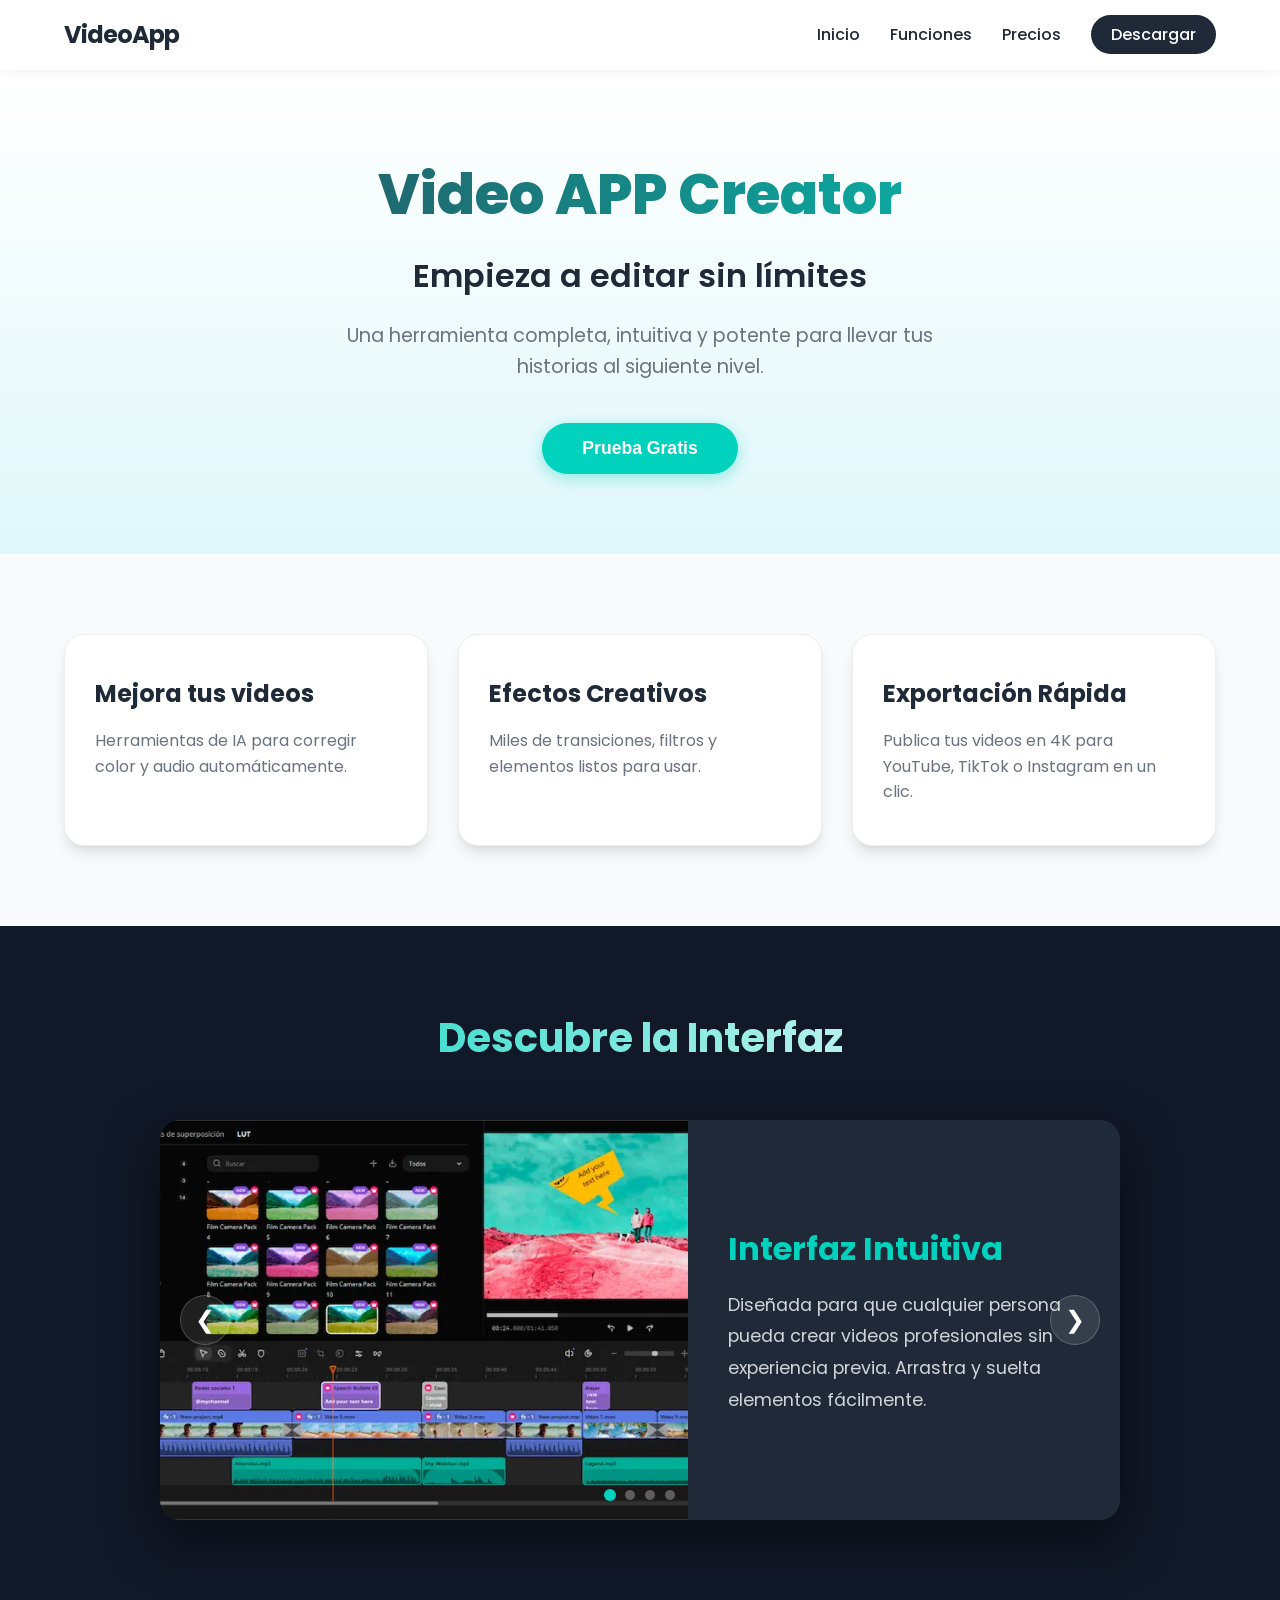
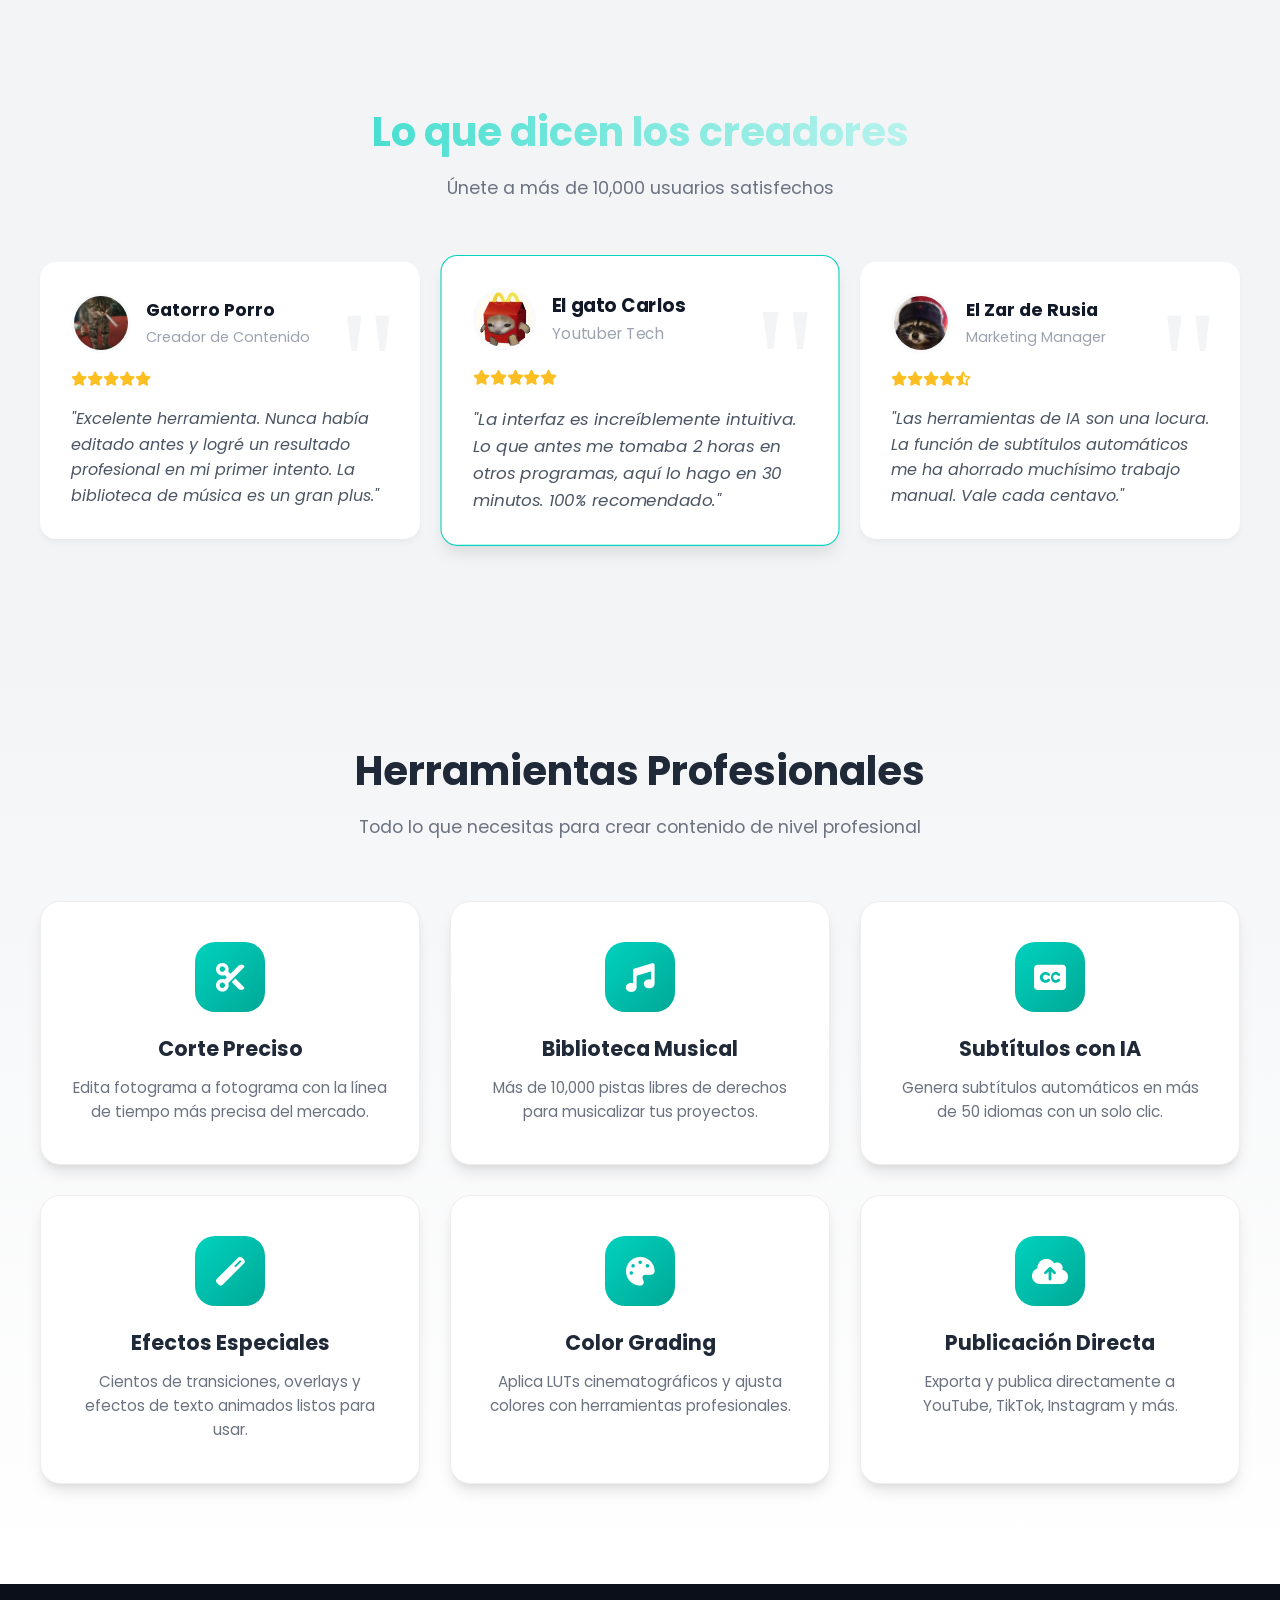
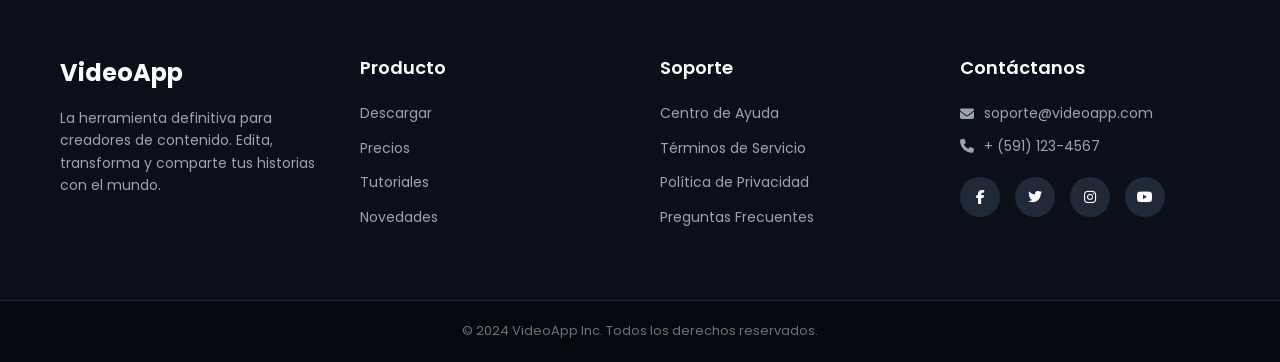
<file: index.html>
<!doctype html>
<html lang="es">

<head>
  <meta charset="UTF-8" />
  <meta name="viewport" content="width=device-width, initial-scale=1.0" />
  <title>Video App - Edición Profesional</title>
  <link rel="stylesheet" href="styles.css" />
  <link href="https://fonts.googleapis.com/css2?family=Poppins:wght@300;400;600;700&display=swap" rel="stylesheet" />
  <link rel="stylesheet" href="https://cdnjs.cloudflare.com/ajax/libs/font-awesome/6.4.0/css/all.min.css" />
</head>

<body>

  <!-- SECCION DE NAVBAR -->
  <nav class="nav-bar">
    <div class="logo">VideoApp</div>
    <ul class="nav-list">
      <li class="nav-item"><a href="index.html">Inicio</a></li>
      <li class="nav-item"><a href="functions.html">Funciones</a></li>
      <li class="nav-item"><a href="prices.html">Precios</a></li>
      <li class="nav-item"><a href="download.html" class="btn-nav">Descargar</a></li>
    </ul>
  </nav>

  <section class="hero-section">
    <div class="hero-content">
      <h1 class="titulo-principal">Video APP Creator</h1>
      <h2 class="subtitulo">Empieza a editar sin límites</h2>
      <p class="descripcion">
        Una herramienta completa, intuitiva y potente para llevar tus
        historias al siguiente nivel.
      </p>
      <button class="btn-primary" id="prueba-gratis">Prueba Gratis</button>
    </div>
  </section>


  <section class="features-section">
    <div class="cards-container">
      <div class="card">
        <h3>Mejora tus videos</h3>
        <p>Herramientas de IA para corregir color y audio automáticamente.</p>
      </div>
      <div class="card">
        <h3>Efectos Creativos</h3>
        <p>Miles de transiciones, filtros y elementos listos para usar.</p>
      </div>
      <div class="card">
        <h3>Exportación Rápida</h3>
        <p>
          Publica tus videos en 4K para YouTube, TikTok o Instagram en un
          clic.
        </p>
      </div>
    </div>
  </section>

  <!-- SECCION DESCUBRE LA INTERAZ -->
  <section class="carousel-section">
    <div class="carousel-container">
      <h2 class="section-title">Descubre la Interfaz</h2>

      <div class="carousel-window">
        <div class="carousel-track" id="track">
          <div class="carousel-card">
            <div class="card-image">
              <img src="img/int-img1.webp" alt="Interfaz" />
            </div>
            <div class="card-text">
              <h3>Interfaz Intuitiva</h3>
              <p>
                Diseñada para que cualquier persona pueda crear videos
                profesionales sin experiencia previa. Arrastra y suelta
                elementos fácilmente.
              </p>
            </div>
          </div>

          <div class="carousel-card">
            <div class="card-image">
              <img src="img/int-img2.jpg" alt="Filtros" />
            </div>
            <div class="card-text">
              <h3>Filtros Avanzados</h3>
              <p>
                Aplica filtros de cine, corrección de color y efectos visuales
                impactantes para mejorar el aspecto visual de tus videos al
                instante.
              </p>
            </div>
          </div>

          <div class="carousel-card">
            <div class="card-image">
              <img src="img/int-img3.jpg" alt="Exportación" />
            </div>
            <div class="card-text">
              <h3>Exportación Rápida</h3>
              <p>
                Renderiza a máxima velocidad. Publica tus videos en 4K
                optimizados para YouTube, TikTok o Instagram en un solo clic.
              </p>
            </div>
          </div>

          <div class="carousel-card">
            <div class="card-image">
              <img src="img/int-img4.webp" alt="IA" />
            </div>
            <div class="card-text">
              <h3>Herramientas de IA</h3>
              <p>
                Ahorra horas de trabajo. Corrige automáticamente el audio,
                elimina fondos y genera subtítulos con tecnología de
                inteligencia artificial.
              </p>
            </div>
          </div>
        </div>

        <button class="carousel-btn btn-prev" id="prevBtn">&#10094;</button>
        <button class="carousel-btn btn-next" id="nextBtn">&#10095;</button>

        <div class="carousel-dots" id="dots-container"></div>
      </div>
    </div>
  </section>

  <!-- SECCION DE OPINIONES  -->
  <section class="opinions-section">
    <div class="opinions-container">
      <div class="section-header">
        <h2 class="section-title">Lo que dicen los creadores</h2>
        <p class="section-subtitle">
          Únete a más de 10,000 usuarios satisfechos
        </p>
      </div>

      <div class="opinions-grid">
        <div class="opinion-card">
          <div class="card-header">
            <img src="img/usr-img1.jpg" alt="Ana M." class="user-avatar" />
            <div class="user-info">
              <h4>Gatorro Porro</h4>
              <span>Creador de Contenido</span>
            </div>
          </div>
          <div class="stars">
            <i class="fas fa-star"></i><i class="fas fa-star"></i><i class="fas fa-star"></i><i
              class="fas fa-star"></i><i class="fas fa-star"></i>
          </div>
          <p class="opinion-text">
            "Excelente herramienta. Nunca había editado antes y logré un
            resultado profesional en mi primer intento. La biblioteca de
            música es un gran plus."
          </p>
        </div>

        <div class="opinion-card featured-card">
          <div class="card-header">
            <img src="img/usr-img2.jpg" alt="Carlos R." class="user-avatar" />
            <div class="user-info">
              <h4>El gato Carlos</h4>
              <span>Youtuber Tech</span>
            </div>
          </div>
          <div class="stars">
            <i class="fas fa-star"></i><i class="fas fa-star"></i><i class="fas fa-star"></i><i
              class="fas fa-star"></i><i class="fas fa-star"></i>
          </div>
          <p class="opinion-text">
            "La interfaz es increíblemente intuitiva. Lo que antes me tomaba 2
            horas en otros programas, aquí lo hago en 30 minutos. 100%
            recomendado."
          </p>
        </div>

        <div class="opinion-card">
          <div class="card-header">
            <img src="img/usr-img3.jpg" alt="María L." class="user-avatar" />
            <div class="user-info">
              <h4>El Zar de Rusia</h4>
              <span>Marketing Manager</span>
            </div>
          </div>
          <div class="stars">
            <i class="fas fa-star"></i><i class="fas fa-star"></i><i class="fas fa-star"></i><i
              class="fas fa-star"></i><i class="fas fa-star-half-alt"></i>
          </div>
          <p class="opinion-text">
            "Las herramientas de IA son una locura. La función de subtítulos
            automáticos me ha ahorrado muchísimo trabajo manual. Vale cada
            centavo."
          </p>
        </div>
      </div>
    </div>
  </section>

  <section class="tools-section">
    <div class="tools-container">
      <h2 class="tools-title">Herramientas Profesionales</h2>
      <p class="tools-subtitle">Todo lo que necesitas para crear contenido de nivel profesional</p>
      <div class="tools-grid">
        <div class="tool-card">
          <div class="tool-icon"><i class="fas fa-cut"></i></div>
          <h3>Corte Preciso</h3>
          <p>Edita fotograma a fotograma con la línea de tiempo más precisa del mercado.</p>
        </div>
        <div class="tool-card">
          <div class="tool-icon"><i class="fas fa-music"></i></div>
          <h3>Biblioteca Musical</h3>
          <p>Más de 10,000 pistas libres de derechos para musicalizar tus proyectos.</p>
        </div>
        <div class="tool-card">
          <div class="tool-icon"><i class="fas fa-closed-captioning"></i></div>
          <h3>Subtítulos con IA</h3>
          <p>Genera subtítulos automáticos en más de 50 idiomas con un solo clic.</p>
        </div>
        <div class="tool-card">
          <div class="tool-icon"><i class="fas fa-magic"></i></div>
          <h3>Efectos Especiales</h3>
          <p>Cientos de transiciones, overlays y efectos de texto animados listos para usar.</p>
        </div>
        <div class="tool-card">
          <div class="tool-icon"><i class="fas fa-palette"></i></div>
          <h3>Color Grading</h3>
          <p>Aplica LUTs cinematográficos y ajusta colores con herramientas profesionales.</p>
        </div>
        <div class="tool-card">
          <div class="tool-icon"><i class="fas fa-cloud-upload-alt"></i></div>
          <h3>Publicación Directa</h3>
          <p>Exporta y publica directamente a YouTube, TikTok, Instagram y más.</p>
        </div>
      </div>
    </div>
  </section>

  <footer class="site-footer">
    <div class="footer-container">
      <div class="footer-col">
        <h3 class="footer-logo">VideoApp</h3>
        <p class="footer-text">
          La herramienta definitiva para creadores de contenido. Edita,
          transforma y comparte tus historias con el mundo.
        </p>
      </div>

      <div class="footer-col">
        <h4>Producto</h4>
        <ul class="footer-links">
          <li><a href="#">Descargar</a></li>
          <li><a href="#">Precios</a></li>
          <li><a href="#">Tutoriales</a></li>
          <li><a href="#">Novedades</a></li>
        </ul>
      </div>

      <div class="footer-col">
        <h4>Soporte</h4>
        <ul class="footer-links">
          <li><a href="#">Centro de Ayuda</a></li>
          <li><a href="#">Términos de Servicio</a></li>
          <li><a href="#">Política de Privacidad</a></li>
          <li><a href="#">Preguntas Frecuentes</a></li>
        </ul>
      </div>

      <div class="footer-col">
        <h4>Contáctanos</h4>
        <div class="contact-info">
          <p><i class="fas fa-envelope"></i> soporte@videoapp.com</p>
          <p><i class="fas fa-phone"></i> + (591) 123-4567</p>
        </div>

        <div class="social-links">
          <a href="#" class="social-icon"><i class="fab fa-facebook-f"></i></a>
          <a href="#" class="social-icon"><i class="fab fa-twitter"></i></a>
          <a href="#" class="social-icon"><i class="fab fa-instagram"></i></a>
          <a href="#" class="social-icon"><i class="fab fa-youtube"></i></a>
        </div>
      </div>
    </div>

    <div class="footer-bottom">
      <p>&copy; 2024 VideoApp Inc. Todos los derechos reservados.</p>
    </div>
  </footer>

  <script src="script.js"></script>
</body>

</html>
</file>
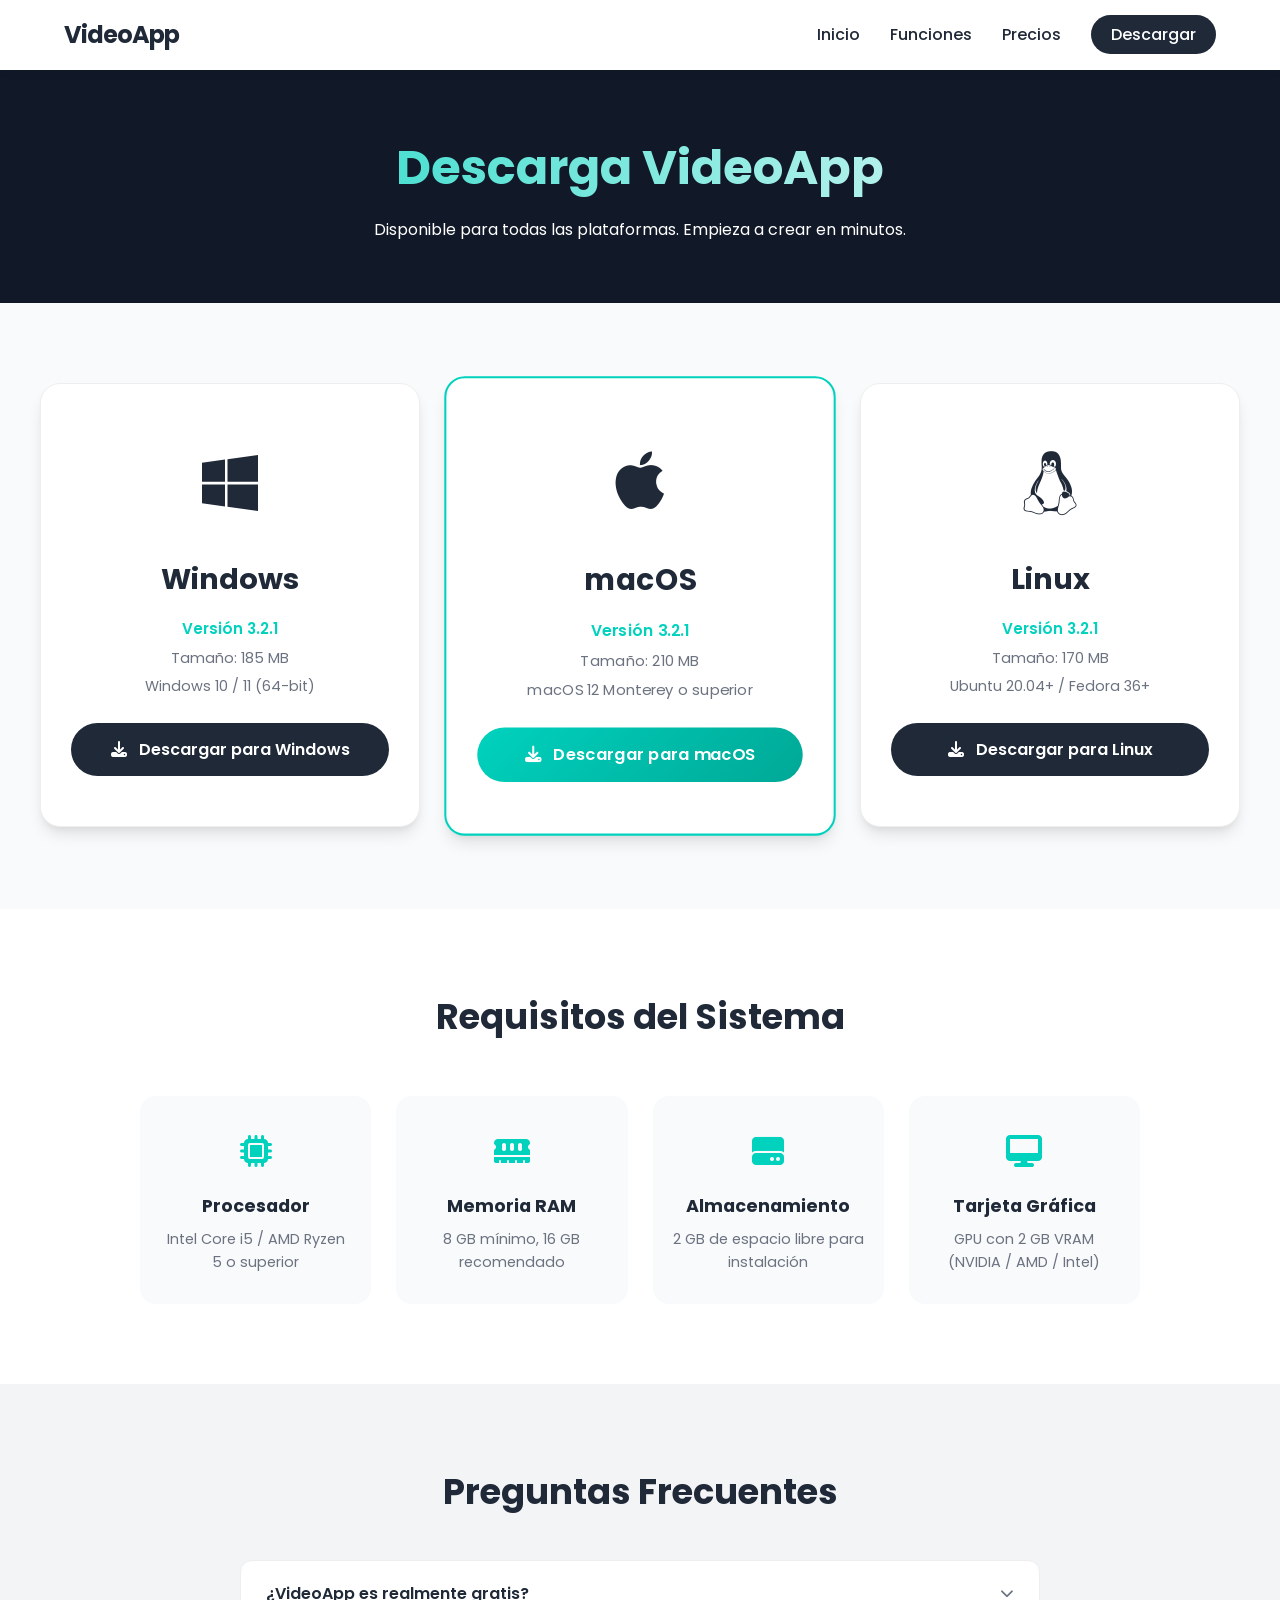
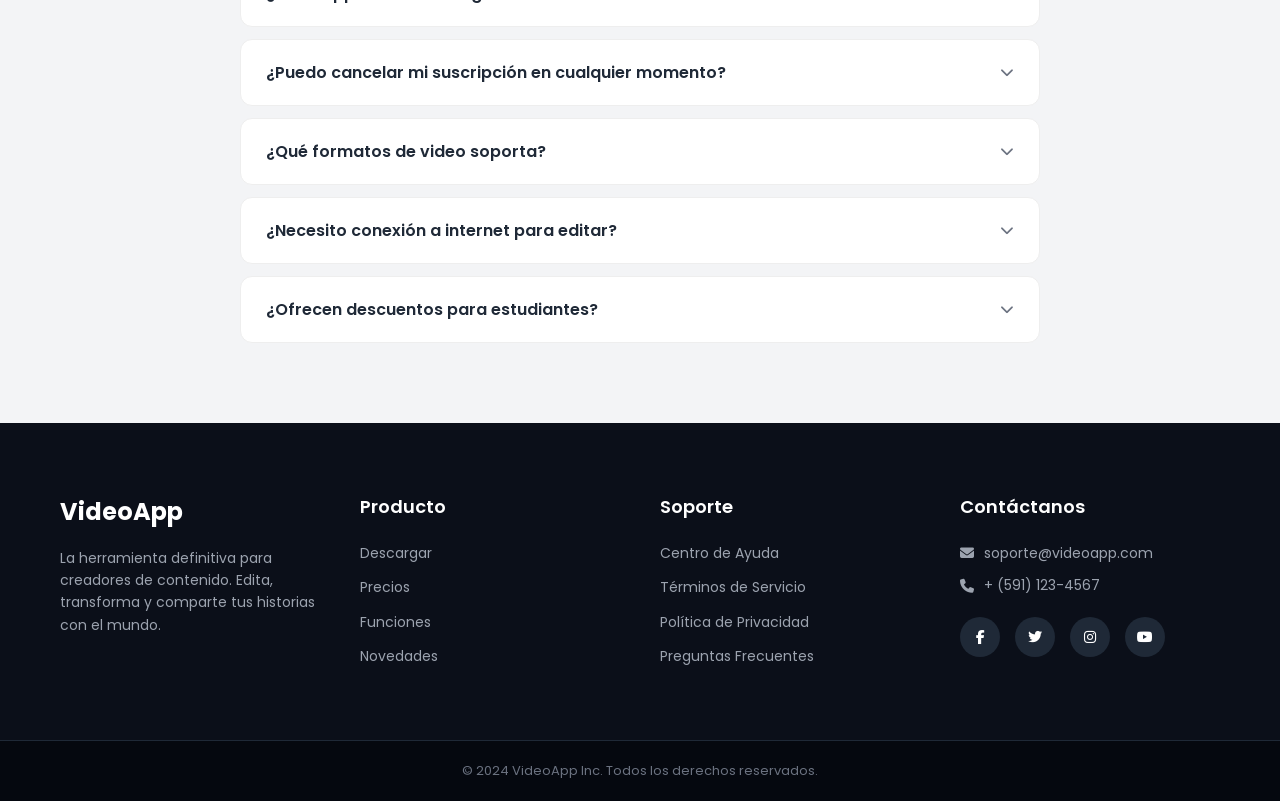
<file: download.html>
<!DOCTYPE html>
<html lang="es">

<head>
  <meta charset="UTF-8">
  <meta name="viewport" content="width=device-width, initial-scale=1.0">
  <title>VideoApp - Descargar</title>
  <link rel="stylesheet" href="styles.css" />
  <link href="https://fonts.googleapis.com/css2?family=Poppins:wght@300;400;600;700&display=swap" rel="stylesheet" />
  <link rel="stylesheet" href="https://cdnjs.cloudflare.com/ajax/libs/font-awesome/6.4.0/css/all.min.css" />
</head>

<body>
  <!-- SECCION DE NAVBAR -->
  <nav class="nav-bar">
    <div class="logo">VideoApp</div>
    <ul class="nav-list">
      <li class="nav-item"><a href="index.html">Inicio</a></li>
      <li class="nav-item"><a href="functions.html">Funciones</a></li>
      <li class="nav-item"><a href="prices.html">Precios</a></li>
      <li class="nav-item"><a href="download.html" class="btn-nav">Descargar</a></li>
    </ul>
  </nav>

  <header class="page-header">
    <h1>Descarga VideoApp</h1>
    <p>Disponible para todas las plataformas. Empieza a crear en minutos.</p>
  </header>

  <!-- SECCION DE DESCARGA -->
  <section class="download-section">
    <div class="download-container">

      <div class="download-card">
        <div class="download-icon">
          <i class="fab fa-windows"></i>
        </div>
        <h3>Windows</h3>
        <p class="download-version">Versión 3.2.1</p>
        <p class="download-size">Tamaño: 185 MB</p>
        <p class="download-compat">Windows 10 / 11 (64-bit)</p>
        <a href="#" class="btn-download">
          <i class="fas fa-download"></i> Descargar para Windows
        </a>
      </div>

      <div class="download-card download-card-featured">
        <div class="download-icon">
          <i class="fab fa-apple"></i>
        </div>
        <h3>macOS</h3>
        <p class="download-version">Versión 3.2.1</p>
        <p class="download-size">Tamaño: 210 MB</p>
        <p class="download-compat">macOS 12 Monterey o superior</p>
        <a href="#" class="btn-download btn-download-featured">
          <i class="fas fa-download"></i> Descargar para macOS
        </a>
      </div>

      <div class="download-card">
        <div class="download-icon">
          <i class="fab fa-linux"></i>
        </div>
        <h3>Linux</h3>
        <p class="download-version">Versión 3.2.1</p>
        <p class="download-size">Tamaño: 170 MB</p>
        <p class="download-compat">Ubuntu 20.04+ / Fedora 36+</p>
        <a href="#" class="btn-download">
          <i class="fas fa-download"></i> Descargar para Linux
        </a>
      </div>

    </div>
  </section>

  <!-- REQUISITOS DEL SISTEMA -->
  <section class="requirements-section">
    <div class="requirements-container">
      <h2 class="requirements-title">Requisitos del Sistema</h2>
      <div class="requirements-grid">
        <div class="requirement-card">
          <div class="requirement-icon"><i class="fas fa-microchip"></i></div>
          <h4>Procesador</h4>
          <p>Intel Core i5 / AMD Ryzen 5 o superior</p>
        </div>
        <div class="requirement-card">
          <div class="requirement-icon"><i class="fas fa-memory"></i></div>
          <h4>Memoria RAM</h4>
          <p>8 GB mínimo, 16 GB recomendado</p>
        </div>
        <div class="requirement-card">
          <div class="requirement-icon"><i class="fas fa-hdd"></i></div>
          <h4>Almacenamiento</h4>
          <p>2 GB de espacio libre para instalación</p>
        </div>
        <div class="requirement-card">
          <div class="requirement-icon"><i class="fas fa-desktop"></i></div>
          <h4>Tarjeta Gráfica</h4>
          <p>GPU con 2 GB VRAM (NVIDIA / AMD / Intel)</p>
        </div>
      </div>
    </div>
  </section>

  <!-- PREGUNTAS FRECUENTES -->
  <section class="faq-section">
    <div class="faq-container">
      <h2 class="faq-title">Preguntas Frecuentes</h2>
      <div class="faq-list">

        <div class="faq-item">
          <button class="faq-question" onclick="toggleFaq(this)">
            <span>¿VideoApp es realmente gratis?</span>
            <i class="fas fa-chevron-down faq-arrow"></i>
          </button>
          <div class="faq-answer">
            <p>Sí, puedes usar VideoApp de forma gratuita con funciones básicas. El plan gratuito incluye exportación en
              720p, filtros básicos y 5 proyectos activos. Para funciones avanzadas como IA y exportación en 4K, puedes
              actualizar al plan Pro.</p>
          </div>
        </div>

        <div class="faq-item">
          <button class="faq-question" onclick="toggleFaq(this)">
            <span>¿Puedo cancelar mi suscripción en cualquier momento?</span>
            <i class="fas fa-chevron-down faq-arrow"></i>
          </button>
          <div class="faq-answer">
            <p>Absolutamente. No hay contratos ni compromisos. Puedes cancelar tu suscripción en cualquier momento desde
              la configuración de tu cuenta y seguirás teniendo acceso hasta el final de tu período de facturación.</p>
          </div>
        </div>

        <div class="faq-item">
          <button class="faq-question" onclick="toggleFaq(this)">
            <span>¿Qué formatos de video soporta?</span>
            <i class="fas fa-chevron-down faq-arrow"></i>
          </button>
          <div class="faq-answer">
            <p>VideoApp soporta todos los formatos populares incluyendo MP4, MOV, AVI, MKV, WebM, y más. También soporta
              archivos RAW de cámaras profesionales y formatos de hasta 8K de resolución.</p>
          </div>
        </div>

        <div class="faq-item">
          <button class="faq-question" onclick="toggleFaq(this)">
            <span>¿Necesito conexión a internet para editar?</span>
            <i class="fas fa-chevron-down faq-arrow"></i>
          </button>
          <div class="faq-answer">
            <p>No, VideoApp funciona completamente offline para la edición local. Solo necesitas conexión a internet
              para las funciones de IA en la nube, el renderizado en la nube y para publicar directamente en redes
              sociales.</p>
          </div>
        </div>

        <div class="faq-item">
          <button class="faq-question" onclick="toggleFaq(this)">
            <span>¿Ofrecen descuentos para estudiantes?</span>
            <i class="fas fa-chevron-down faq-arrow"></i>
          </button>
          <div class="faq-answer">
            <p>Sí, ofrecemos un 50% de descuento para estudiantes y educadores verificados. Contacta a nuestro equipo de
              soporte con tu credencial educativa para obtener tu código de descuento.</p>
          </div>
        </div>

      </div>
    </div>
  </section>

  <!-- FOOTER -->
  <footer class="site-footer">
    <div class="footer-container">
      <div class="footer-col">
        <h3 class="footer-logo">VideoApp</h3>
        <p class="footer-text">
          La herramienta definitiva para creadores de contenido. Edita,
          transforma y comparte tus historias con el mundo.
        </p>
      </div>
      <div class="footer-col">
        <h4>Producto</h4>
        <ul class="footer-links">
          <li><a href="download.html">Descargar</a></li>
          <li><a href="prices.html">Precios</a></li>
          <li><a href="functions.html">Funciones</a></li>
          <li><a href="#">Novedades</a></li>
        </ul>
      </div>
      <div class="footer-col">
        <h4>Soporte</h4>
        <ul class="footer-links">
          <li><a href="#">Centro de Ayuda</a></li>
          <li><a href="#">Términos de Servicio</a></li>
          <li><a href="#">Política de Privacidad</a></li>
          <li><a href="#">Preguntas Frecuentes</a></li>
        </ul>
      </div>
      <div class="footer-col">
        <h4>Contáctanos</h4>
        <div class="contact-info">
          <p><i class="fas fa-envelope"></i> soporte@videoapp.com</p>
          <p><i class="fas fa-phone"></i> + (591) 123-4567</p>
        </div>
        <div class="social-links">
          <a href="#" class="social-icon"><i class="fab fa-facebook-f"></i></a>
          <a href="#" class="social-icon"><i class="fab fa-twitter"></i></a>
          <a href="#" class="social-icon"><i class="fab fa-instagram"></i></a>
          <a href="#" class="social-icon"><i class="fab fa-youtube"></i></a>
        </div>
      </div>
    </div>
    <div class="footer-bottom">
      <p>&copy; 2024 VideoApp Inc. Todos los derechos reservados.</p>
    </div>
  </footer>

  <script src="script.js"></script>
</body>

</html>
</file>
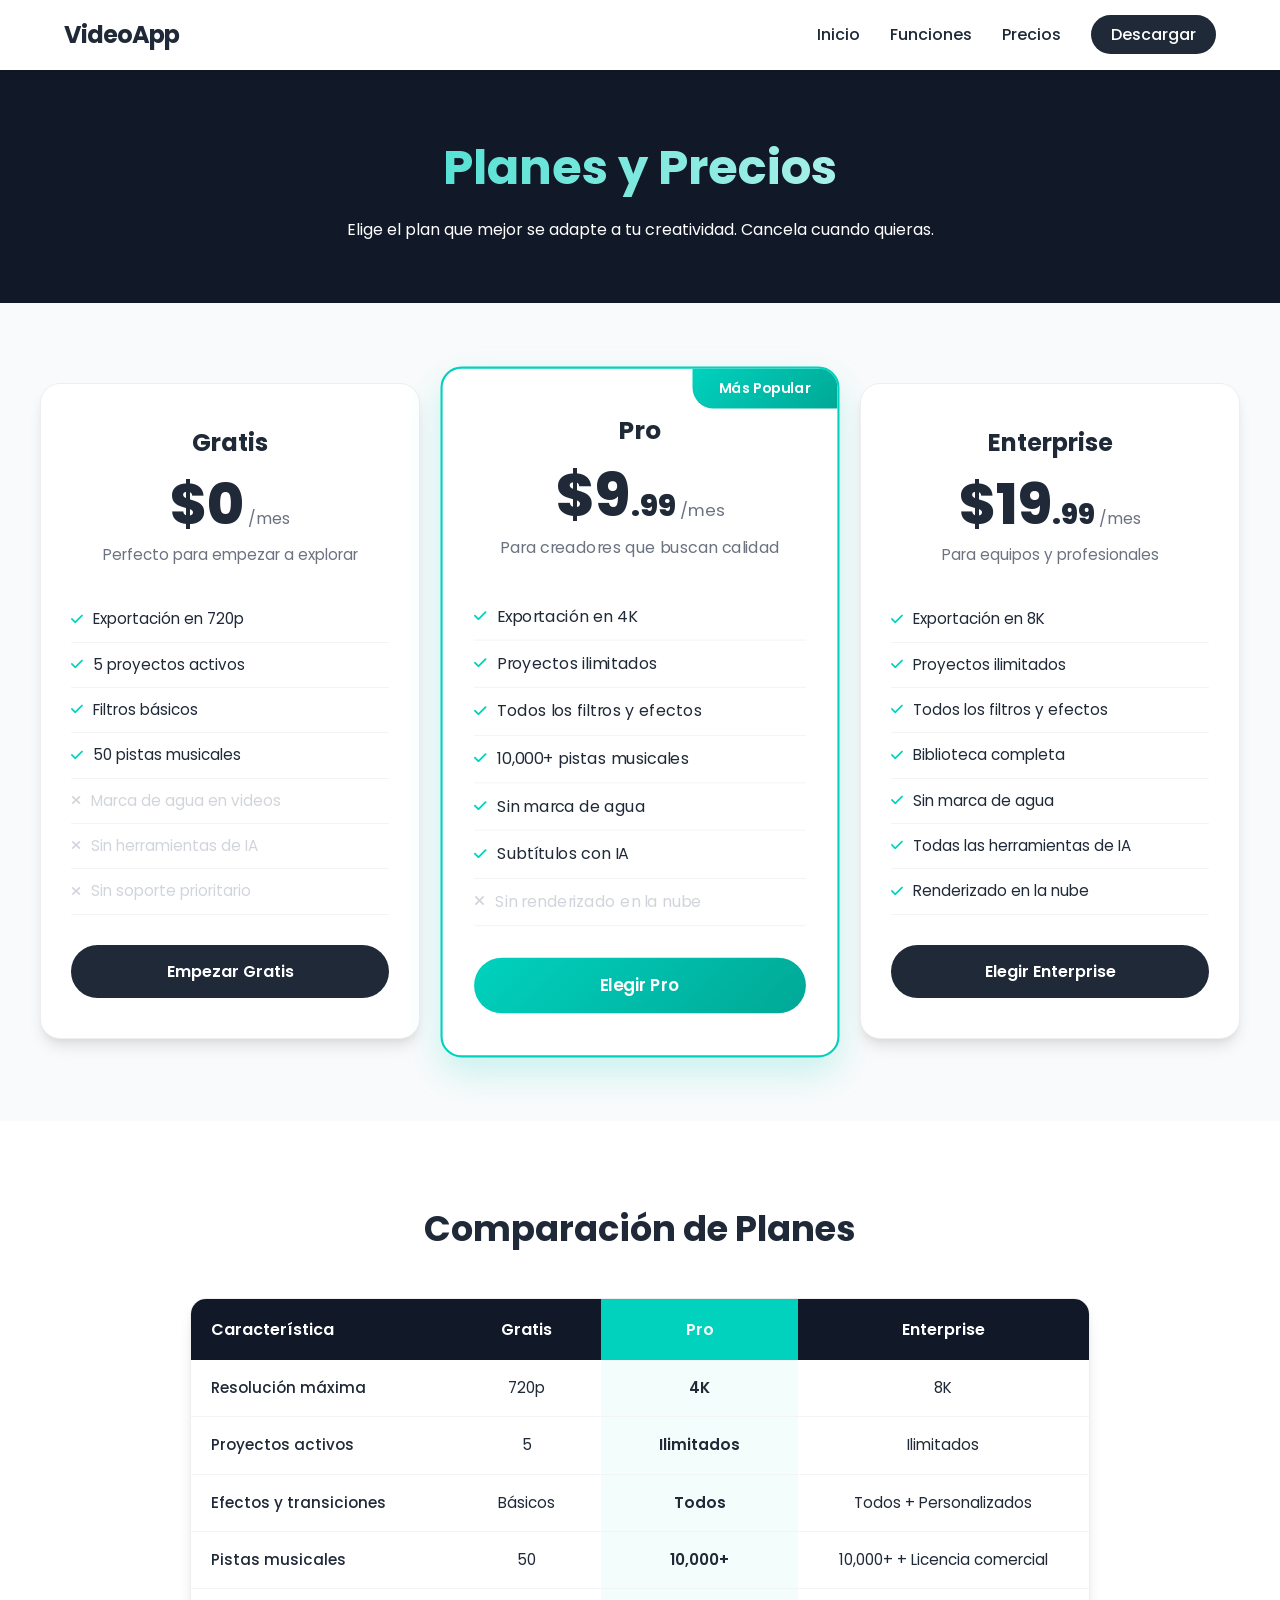
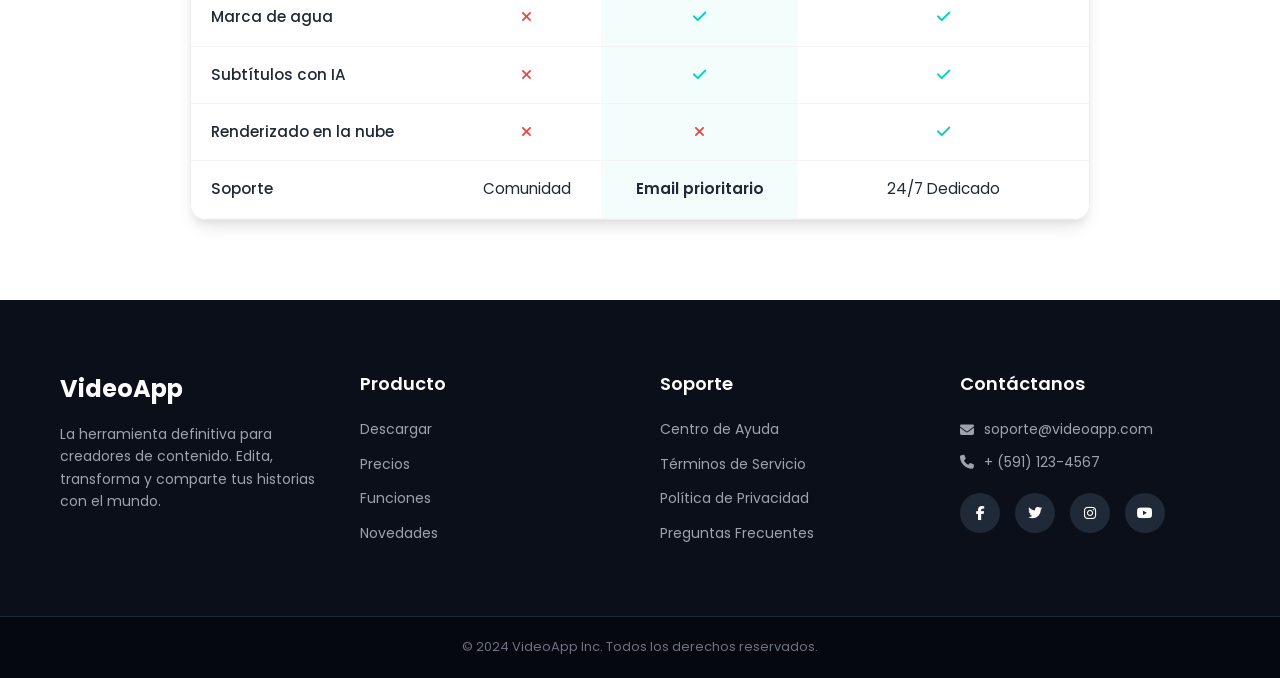
<file: prices.html>
<!DOCTYPE html>
<html lang="es">

<head>
  <meta charset="UTF-8">
  <meta name="viewport" content="width=device-width, initial-scale=1.0">
  <title>VideoApp - Planes y Precios</title>
  <link rel="stylesheet" href="styles.css" />
  <link href="https://fonts.googleapis.com/css2?family=Poppins:wght@300;400;600;700&display=swap" rel="stylesheet" />
  <link rel="stylesheet" href="https://cdnjs.cloudflare.com/ajax/libs/font-awesome/6.4.0/css/all.min.css" />
</head>

<body>
  <!-- SECCION DE NAVBAR -->
  <nav class="nav-bar">
    <div class="logo">VideoApp</div>
    <ul class="nav-list">
      <li class="nav-item"><a href="index.html">Inicio</a></li>
      <li class="nav-item"><a href="functions.html">Funciones</a></li>
      <li class="nav-item"><a href="prices.html">Precios</a></li>
      <li class="nav-item"><a href="download.html" class="btn-nav">Descargar</a></li>
    </ul>
  </nav>

  <header class="page-header">
    <h1>Planes y Precios</h1>
    <p>Elige el plan que mejor se adapte a tu creatividad. Cancela cuando quieras.</p>
  </header>

  <!-- SECCION DE TARJETAS DE PRECIOS -->
  <section class="pricing-section">
    <div class="pricing-container">

      <!-- Plan Gratis -->
      <div class="pricing-card">
        <div class="pricing-header">
          <h3>Gratis</h3>
          <div class="pricing-price">
            <span class="price-amount">$0</span>
            <span class="price-period">/mes</span>
          </div>
          <p class="pricing-desc">Perfecto para empezar a explorar</p>
        </div>
        <ul class="pricing-features">
          <li><i class="fas fa-check"></i> Exportación en 720p</li>
          <li><i class="fas fa-check"></i> 5 proyectos activos</li>
          <li><i class="fas fa-check"></i> Filtros básicos</li>
          <li><i class="fas fa-check"></i> 50 pistas musicales</li>
          <li class="feature-disabled"><i class="fas fa-times"></i> Marca de agua en videos</li>
          <li class="feature-disabled"><i class="fas fa-times"></i> Sin herramientas de IA</li>
          <li class="feature-disabled"><i class="fas fa-times"></i> Sin soporte prioritario</li>
        </ul>
        <a href="download.html" class="btn-pricing">Empezar Gratis</a>
      </div>

      <!-- Plan Pro (Destacado) -->
      <div class="pricing-card pricing-featured">
        <div class="pricing-badge">Más Popular</div>
        <div class="pricing-header">
          <h3>Pro</h3>
          <div class="pricing-price">
            <span class="price-amount">$9<span class="price-cents">.99</span></span>
            <span class="price-period">/mes</span>
          </div>
          <p class="pricing-desc">Para creadores que buscan calidad</p>
        </div>
        <ul class="pricing-features">
          <li><i class="fas fa-check"></i> Exportación en 4K</li>
          <li><i class="fas fa-check"></i> Proyectos ilimitados</li>
          <li><i class="fas fa-check"></i> Todos los filtros y efectos</li>
          <li><i class="fas fa-check"></i> 10,000+ pistas musicales</li>
          <li><i class="fas fa-check"></i> Sin marca de agua</li>
          <li><i class="fas fa-check"></i> Subtítulos con IA</li>
          <li class="feature-disabled"><i class="fas fa-times"></i> Sin renderizado en la nube</li>
        </ul>
        <a href="download.html" class="btn-pricing btn-pricing-featured">Elegir Pro</a>
      </div>

      <!-- Plan Enterprise -->
      <div class="pricing-card">
        <div class="pricing-header">
          <h3>Enterprise</h3>
          <div class="pricing-price">
            <span class="price-amount">$19<span class="price-cents">.99</span></span>
            <span class="price-period">/mes</span>
          </div>
          <p class="pricing-desc">Para equipos y profesionales</p>
        </div>
        <ul class="pricing-features">
          <li><i class="fas fa-check"></i> Exportación en 8K</li>
          <li><i class="fas fa-check"></i> Proyectos ilimitados</li>
          <li><i class="fas fa-check"></i> Todos los filtros y efectos</li>
          <li><i class="fas fa-check"></i> Biblioteca completa</li>
          <li><i class="fas fa-check"></i> Sin marca de agua</li>
          <li><i class="fas fa-check"></i> Todas las herramientas de IA</li>
          <li><i class="fas fa-check"></i> Renderizado en la nube</li>
        </ul>
        <a href="download.html" class="btn-pricing">Elegir Enterprise</a>
      </div>

    </div>
  </section>

  <!-- TABLA COMPARATIVA -->
  <section class="comparison-section">
    <div class="comparison-container">
      <h2 class="comparison-title">Comparación de Planes</h2>
      <div class="table-wrapper">
        <table class="comparison-table">
          <thead>
            <tr>
              <th>Característica</th>
              <th>Gratis</th>
              <th class="col-featured">Pro</th>
              <th>Enterprise</th>
            </tr>
          </thead>
          <tbody>
            <tr>
              <td>Resolución máxima</td>
              <td>720p</td>
              <td class="col-featured">4K</td>
              <td>8K</td>
            </tr>
            <tr>
              <td>Proyectos activos</td>
              <td>5</td>
              <td class="col-featured">Ilimitados</td>
              <td>Ilimitados</td>
            </tr>
            <tr>
              <td>Efectos y transiciones</td>
              <td>Básicos</td>
              <td class="col-featured">Todos</td>
              <td>Todos + Personalizados</td>
            </tr>
            <tr>
              <td>Pistas musicales</td>
              <td>50</td>
              <td class="col-featured">10,000+</td>
              <td>10,000+ + Licencia comercial</td>
            </tr>
            <tr>
              <td>Marca de agua</td>
              <td><i class="fas fa-times" style="color: #ef4444;"></i></td>
              <td class="col-featured"><i class="fas fa-check" style="color: var(--primary-color);"></i></td>
              <td><i class="fas fa-check" style="color: var(--primary-color);"></i></td>
            </tr>
            <tr>
              <td>Subtítulos con IA</td>
              <td><i class="fas fa-times" style="color: #ef4444;"></i></td>
              <td class="col-featured"><i class="fas fa-check" style="color: var(--primary-color);"></i></td>
              <td><i class="fas fa-check" style="color: var(--primary-color);"></i></td>
            </tr>
            <tr>
              <td>Renderizado en la nube</td>
              <td><i class="fas fa-times" style="color: #ef4444;"></i></td>
              <td class="col-featured"><i class="fas fa-times" style="color: #ef4444;"></i></td>
              <td><i class="fas fa-check" style="color: var(--primary-color);"></i></td>
            </tr>
            <tr>
              <td>Soporte</td>
              <td>Comunidad</td>
              <td class="col-featured">Email prioritario</td>
              <td>24/7 Dedicado</td>
            </tr>
          </tbody>
        </table>
      </div>
    </div>
  </section>

  <!-- FOOTER -->
  <footer class="site-footer">
    <div class="footer-container">
      <div class="footer-col">
        <h3 class="footer-logo">VideoApp</h3>
        <p class="footer-text">
          La herramienta definitiva para creadores de contenido. Edita,
          transforma y comparte tus historias con el mundo.
        </p>
      </div>
      <div class="footer-col">
        <h4>Producto</h4>
        <ul class="footer-links">
          <li><a href="download.html">Descargar</a></li>
          <li><a href="prices.html">Precios</a></li>
          <li><a href="functions.html">Funciones</a></li>
          <li><a href="#">Novedades</a></li>
        </ul>
      </div>
      <div class="footer-col">
        <h4>Soporte</h4>
        <ul class="footer-links">
          <li><a href="#">Centro de Ayuda</a></li>
          <li><a href="#">Términos de Servicio</a></li>
          <li><a href="#">Política de Privacidad</a></li>
          <li><a href="#">Preguntas Frecuentes</a></li>
        </ul>
      </div>
      <div class="footer-col">
        <h4>Contáctanos</h4>
        <div class="contact-info">
          <p><i class="fas fa-envelope"></i> soporte@videoapp.com</p>
          <p><i class="fas fa-phone"></i> + (591) 123-4567</p>
        </div>
        <div class="social-links">
          <a href="#" class="social-icon"><i class="fab fa-facebook-f"></i></a>
          <a href="#" class="social-icon"><i class="fab fa-twitter"></i></a>
          <a href="#" class="social-icon"><i class="fab fa-instagram"></i></a>
          <a href="#" class="social-icon"><i class="fab fa-youtube"></i></a>
        </div>
      </div>
    </div>
    <div class="footer-bottom">
      <p>&copy; 2024 VideoApp Inc. Todos los derechos reservados.</p>
    </div>
  </footer>

  <script src="script.js"></script>
</body>

</html>
</file>
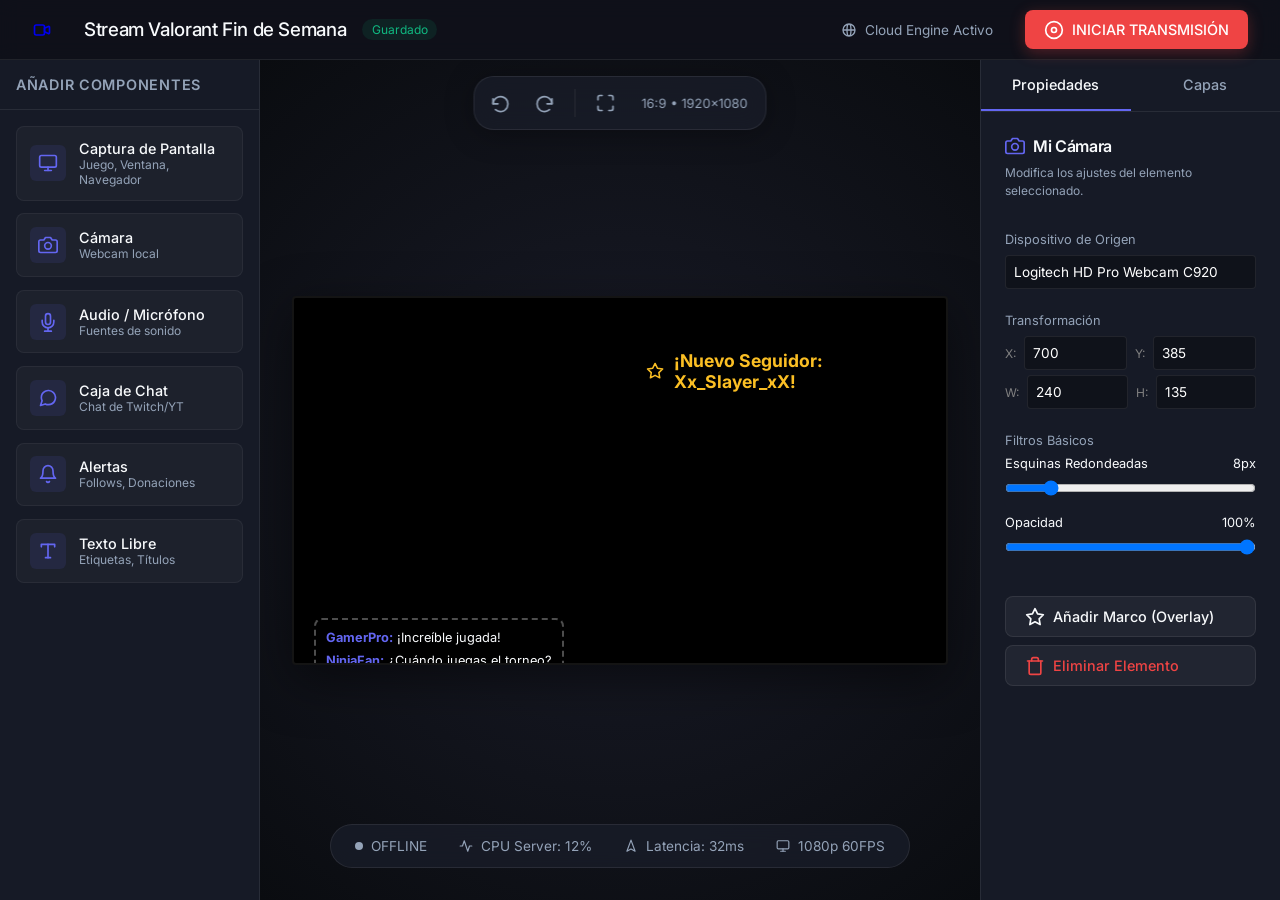
<file: tareados/editor.html>
<!DOCTYPE html>
<html lang="es">
<head>
  <meta charset="UTF-8">
  <meta name="viewport" content="width=device-width, initial-scale=1.0">
  <title>Editor Visual - StreamMaker</title>
  <link rel="stylesheet" href="style.css">
</head>
<body>

  <!-- Top Navigation -->
  <nav class="navbar">
    <div style="display: flex; align-items: center; gap: 2rem;">
      <a href="dashboard.html" class="brand" title="Volver al inicio">
        <svg viewBox="0 0 24 24"><path d="M15 10l4.553-2.276A1 1 0 0121 8.618v6.764a1 1 0 01-1.447.894L15 14v-4z"></path><rect x="3" y="6" width="12" height="12" rx="2" ry="2"></rect></svg>
      </a>
      <div style="display: flex; align-items: center; gap: 1rem;">
        <h3 style="font-weight: 500;">Stream Valorant Fin de Semana</h3>
        <span style="font-size: 0.75rem; color: var(--success-color); background: rgba(16, 185, 129, 0.1); padding: 0.2rem 0.6rem; border-radius: 12px;">Guardado</span>
      </div>
    </div>
    <div class="nav-actions">
      <div style="font-size: 0.85rem; color: var(--text-muted); display: flex; align-items: center; gap: 0.5rem; margin-right: 1rem;">
        <svg viewBox="0 0 24 24" style="width:16px; height:16px;"><path d="M21 12a9 9 0 01-9 9m9-9a9 9 0 00-9-9m9 9H3m9 9a9 9 0 01-9-9m9 9c1.657 0 3-4.03 3-9s-1.343-9-3-9m0 18c-1.657 0-3-4.03-3-9s1.343-9 3-9m-9 9a9 9 0 019-9"></path></svg>
        Cloud Engine Activo
      </div>
      <a href="#go-live-modal" class="btn btn-primary" style="background: var(--danger-color); box-shadow: 0 4px 15px rgba(239, 68, 68, 0.3);">
        <svg viewBox="0 0 24 24"><circle cx="12" cy="12" r="10"></circle><circle cx="12" cy="12" r="3"></circle></svg>
        INICIAR TRANSMISIÓN
      </a>
    </div>
  </nav>

  <!-- Main Editor Area -->
  <div class="editor-layout">
    
    <!-- Left Sidebar: Components -->
    <aside class="sidebar-left">
      <div class="sidebar-header">Añadir Componentes</div>
      <div class="components-list">
        
        <div class="component-item" title="Arrastra al lienzo">
          <div class="comp-icon"><svg viewBox="0 0 24 24"><rect x="2" y="3" width="20" height="14" rx="2" ry="2"></rect><line x1="8" y1="21" x2="16" y2="21"></line><line x1="12" y1="17" x2="12" y2="21"></line></svg></div>
          <div>
            <div style="font-weight: 500; font-size: 0.9rem;">Captura de Pantalla</div>
            <div style="font-size: 0.75rem; color: var(--text-muted);">Juego, Ventana, Navegador</div>
          </div>
        </div>

        <div class="component-item">
          <div class="comp-icon"><svg viewBox="0 0 24 24"><path d="M23 19a2 2 0 0 1-2 2H3a2 2 0 0 1-2-2V8a2 2 0 0 1 2-2h4l2-3h6l2 3h4a2 2 0 0 1 2 2z"></path><circle cx="12" cy="13" r="4"></circle></svg></div>
          <div>
            <div style="font-weight: 500; font-size: 0.9rem;">Cámara</div>
            <div style="font-size: 0.75rem; color: var(--text-muted);">Webcam local</div>
          </div>
        </div>

        <div class="component-item">
          <div class="comp-icon"><svg viewBox="0 0 24 24"><path d="M12 2a3 3 0 0 0-3 3v7a3 3 0 0 0 6 0V5a3 3 0 0 0-3-3z"></path><path d="M19 10v2a7 7 0 0 1-14 0v-2"></path><line x1="12" y1="19" x2="12" y2="23"></line><line x1="8" y1="23" x2="16" y2="23"></line></svg></div>
          <div>
            <div style="font-weight: 500; font-size: 0.9rem;">Audio / Micrófono</div>
            <div style="font-size: 0.75rem; color: var(--text-muted);">Fuentes de sonido</div>
          </div>
        </div>

        <div class="component-item">
          <div class="comp-icon"><svg viewBox="0 0 24 24"><path d="M21 11.5a8.38 8.38 0 0 1-.9 3.8 8.5 8.5 0 0 1-7.6 4.7 8.38 8.38 0 0 1-3.8-.9L3 21l1.9-5.7a8.38 8.38 0 0 1-.9-3.8 8.5 8.5 0 0 1 4.7-7.6 8.38 8.38 0 0 1 3.8-.9h.5a8.48 8.48 0 0 1 8 8v.5z"></path></svg></div>
          <div>
            <div style="font-weight: 500; font-size: 0.9rem;">Caja de Chat</div>
            <div style="font-size: 0.75rem; color: var(--text-muted);">Chat de Twitch/YT</div>
          </div>
        </div>

        <div class="component-item">
          <div class="comp-icon"><svg viewBox="0 0 24 24"><path d="M18 8A6 6 0 0 0 6 8c0 7-3 9-3 9h18s-3-2-3-9"></path><path d="M13.73 21a2 2 0 0 1-3.46 0"></path></svg></div>
          <div>
            <div style="font-weight: 500; font-size: 0.9rem;">Alertas</div>
            <div style="font-size: 0.75rem; color: var(--text-muted);">Follows, Donaciones</div>
          </div>
        </div>

        <div class="component-item">
          <div class="comp-icon"><svg viewBox="0 0 24 24"><polyline points="4 7 4 4 20 4 20 7"></polyline><line x1="9" y1="20" x2="15" y2="20"></line><line x1="12" y1="4" x2="12" y2="20"></line></svg></div>
          <div>
            <div style="font-weight: 500; font-size: 0.9rem;">Texto Libre</div>
            <div style="font-size: 0.75rem; color: var(--text-muted);">Etiquetas, Títulos</div>
          </div>
        </div>

      </div>
    </aside>

    <!-- Center Workspace (Lienzo) -->
    <main class="workspace">
      
      <div class="glass-panel workspace-toolbar">
        <button class="tool-btn" title="Deshacer"><svg viewBox="0 0 24 24"><path d="M3 7v6h6"></path><path d="M3 13a9 9 0 1 1 3 7"></path></svg></button>
        <button class="tool-btn" title="Rehacer"><svg viewBox="0 0 24 24"><path d="M21 7v6h-6"></path><path d="M21 13a9 9 0 1 0-3 7"></path></svg></button>
        <div style="width: 1px; background: var(--panel-border); margin: 4px;"></div>
        <button class="tool-btn" title="Ajustar Lienzo"><svg viewBox="0 0 24 24"><path d="M8 3H5a2 2 0 0 0-2 2v3m18 0V5a2 2 0 0 0-2-2h-3m0 18h3a2 2 0 0 0 2-2v-3M3 16v3a2 2 0 0 0 2 2h3"></path></svg></button>
        <div style="padding: 0 10px; display:flex; align-items:center; color: var(--text-muted); font-size: 0.8rem;">16:9 • 1920x1080</div>
      </div>

      <!-- The Canvas / Lienzo -->
      <div class="canvas-container" id="main-canvas">
        
        <!-- Mock Elements inside Canvas -->
        <div class="canvas-element mock-chat" id="el-chat" style="z-index: 10; left: 20px; top: 320px; bottom: auto;">
          <div class="chat-msg"><span>GamerPro:</span> ¡Increíble jugada!</div>
          <div class="chat-msg"><span>NinjaFan:</span> ¿Cuándo juegas el torneo?</div>
          <div class="chat-msg"><span>NoobMaster:</span> jajaja qué buen fail</div>
        </div>

        <div class="canvas-element mock-alert" id="el-alert" style="z-index: 30; left: 330px; top: 40px; transform: none; bottom: auto;">
          <svg viewBox="0 0 24 24" style="color: #fbbf24;"><path d="M12 2l3.09 6.26L22 9.27l-5 4.87 1.18 6.88L12 17.77l-6.18 3.25L7 14.14 2 9.27l6.91-1.01L12 2z"></path></svg>
          ¡Nuevo Seguidor: Xx_Slayer_xX!
        </div>

        <div class="canvas-element mock-webcam selected" id="el-webcam" style="z-index: 20; left: 700px; top: 385px; right: auto; bottom: auto;">
          <!-- Custom border/frame effect -->
          <div style="position:absolute; bottom:5px; left:10px; font-size:0.8rem; font-weight:bold; background:rgba(0,0,0,0.5); padding:2px 6px; border-radius:4px;">Mi Cámara</div>
        </div>
      </div>

      <div class="workspace-footer">
        <div class="status-item">
          <div class="status-indicator"></div>
          OFFLINE
        </div>
        <div class="status-item">
          <svg viewBox="0 0 24 24" style="width:14px;height:14px"><polyline points="22 12 18 12 15 21 9 3 6 12 2 12"></polyline></svg>
          CPU Server: 12%
        </div>
        <div class="status-item">
          <svg viewBox="0 0 24 24" style="width:14px;height:14px"><polygon points="12 2 19 21 12 17 5 21 12 2"></polygon></svg>
          Latencia: 32ms
        </div>
        <div class="status-item">
          <svg viewBox="0 0 24 24" style="width:14px;height:14px"><rect x="2" y="3" width="20" height="14" rx="2" ry="2"></rect><line x1="8" y1="21" x2="16" y2="21"></line><line x1="12" y1="17" x2="12" y2="21"></line></svg>
          1080p 60FPS
        </div>
      </div>

    </main>

    <!-- Right Sidebar: Properties & Layers -->
    <aside class="sidebar-right">
      <div class="tabs">
        <div class="tab active" id="tab-props">Propiedades</div>
        <div class="tab" id="tab-layers">Capas</div>
      </div>
      
      <div class="properties-panel" id="panel-props">
        <div style="margin-bottom: 2rem;">
          <h4 id="prop-title" style="color: var(--text-main); margin-bottom: 0.5rem; display: flex; align-items: centre; gap: 0.5rem;">
            <svg viewBox="0 0 24 24" style="color:var(--brand-color);"><path d="M23 19a2 2 0 0 1-2 2H3a2 2 0 0 1-2-2V8a2 2 0 0 1 2-2h4l2-3h6l2 3h4a2 2 0 0 1 2 2z"></path><circle cx="12" cy="13" r="4"></circle></svg>
            Mi Cámara
          </h4>
          <p style="font-size: 0.75rem;">Modifica los ajustes del elemento seleccionado.</p>
        </div>

        <div class="prop-group">
          <label>Dispositivo de Origen</label>
          <select class="prop-input" style="appearance: none;">
            <option>Logitech HD Pro Webcam C920</option>
            <option>OBS Virtual Camera</option>
            <option>Cámara Integrada</option>
          </select>
        </div>

        <div class="prop-group">
          <label>Transformación</label>
          <div class="prop-row" style="align-items:center;">
            <span style="font-size:12px;color:gray;">X:</span>
            <input type="number" id="prop-x" class="prop-input" value="700">
            <span style="font-size:12px;color:gray;">Y:</span>
            <input type="number" id="prop-y" class="prop-input" value="385">
          </div>
          <div class="prop-row" style="margin-top: 5px; align-items:center;">
            <span style="font-size:12px;color:gray;">W:</span>
            <input type="number" id="prop-w" class="prop-input" value="240">
            <span style="font-size:12px;color:gray;">H:</span>
            <input type="number" id="prop-h" class="prop-input" value="135">
          </div>
        </div>

        <div class="prop-group">
          <label>Filtros Básicos</label>
          <div style="display: flex; flex-direction: column; gap: 8px;">
            <div style="display: flex; justify-content: space-between; font-size: 0.8rem; color: var(--text-main);">
              <span>Esquinas Redondeadas</span> <span id="val-radius">8px</span>
            </div>
            <input type="range" id="prop-radius" class="prop-input" style="padding: 0;" min="0" max="50" value="8">
            
            <div style="display: flex; justify-content: space-between; font-size: 0.8rem; color: var(--text-main); margin-top: 10px;">
              <span>Opacidad</span> <span id="val-opacity">100%</span>
            </div>
            <input type="range" id="prop-opacity" class="prop-input" style="padding: 0;" min="0" max="100" value="100">
          </div>
        </div>
        
        <button class="btn btn-secondary" style="width: 100%; justify-content: flex-start; margin-top: 1rem;">
          <svg viewBox="0 0 24 24"><path d="M12 2l3.09 6.26L22 9.27l-5 4.87 1.18 6.88L12 17.77l-6.18 3.25L7 14.14 2 9.27l6.91-1.01L12 2z"></path></svg>
          Añadir Marco (Overlay)
        </button>
        <button class="btn btn-secondary" style="width: 100%; justify-content: flex-start; margin-top: 0.5rem; color: var(--danger-color);">
          <svg viewBox="0 0 24 24"><polyline points="3 6 5 6 21 6"></polyline><path d="M19 6v14a2 2 0 0 1-2 2H7a2 2 0 0 1-2-2V6m3 0V4a2 2 0 0 1 2-2h4a2 2 0 0 1 2 2v2"></path></svg>
          Eliminar Elemento
        </button>

      </div>

      <!-- Minimizado de capas para el prototipo visual -->
      <div id="panel-layers" style="display:none; flex: 1; flex-direction: column; overflow-y: auto;">
        <div class="sidebar-header" style="border-top: none;">Orden de Capas</div>
        <div class="layers-list">
          <div class="layer-item" data-ref="el-alert">
            <div class="layer-name"><svg viewBox="0 0 24 24"><path d="M18 8A6 6 0 0 0 6 8c0 7-3 9-3 9h18s-3-2-3-9"></path></svg> Alertas Streamlabs</div>
            <svg viewBox="0 0 24 24" style="color:var(--text-muted)"><path d="M1 12s4-8 11-8 11 8 11 8-4 8-11 8-11-8-11-8z"></path><circle cx="12" cy="12" r="3"></circle></svg>
          </div>
          <div class="layer-item active" data-ref="el-webcam">
            <div class="layer-name"><svg viewBox="0 0 24 24"><path d="M23 19a2 2 0 0 1-2 2H3a2 2 0 0 1-2-2V8a2 2 0 0 1 2-2h4l2-3h6l2 3h4a2 2 0 0 1 2 2z"></path></svg> Mi Cámara</div>
            <svg viewBox="0 0 24 24" style="color:var(--text-muted)"><path d="M1 12s4-8 11-8 11 8 11 8-4 8-11 8-11-8-11-8z"></path><circle cx="12" cy="12" r="3"></circle></svg>
          </div>
          <div class="layer-item" data-ref="el-chat">
            <div class="layer-name"><svg viewBox="0 0 24 24"><path d="M21 11.5a8.38 8.38 0 0 1-.9 3.8 8.5 8.5 0 0 1-7.6 4.7 8.38 8.38 0 0 1-3.8-.9L3 21l1.9-5.7"></path></svg> Chat Twitch</div>
            <svg viewBox="0 0 24 24" style="color:var(--text-muted)"><path d="M1 12s4-8 11-8 11 8 11 8-4 8-11 8-11-8-11-8z"></path><circle cx="12" cy="12" r="3"></circle></svg>
          </div>
          <div class="layer-item">
            <div class="layer-name"><svg viewBox="0 0 24 24"><rect x="2" y="3" width="20" height="14" rx="2" ry="2"></rect></svg> Captura: Valorant</div>
            <svg viewBox="0 0 24 24" style="color:var(--text-muted)"><path d="M1 12s4-8 11-8 11 8 11 8-4 8-11 8-11-8-11-8z"></path><circle cx="12" cy="12" r="3"></circle></svg>
          </div>
        </div>
      </div>
    </aside>

  </div>

  <!-- Modal: Iniciar Transmisión -->
  <div id="go-live-modal" class="modal-overlay">
    <div class="glass-panel modal-content">
      <a href="#" class="close-modal">&times;</a>
      <h2 style="margin-bottom: 0.5rem; text-align: center;">Configurar Multistreaming</h2>
      <p style="text-align: center; color: var(--text-muted); font-size: 0.9rem;">Tu escena será procesada en nuestros servidores. Selecciona tus destinos.</p>

      <div class="platform-select">
        <label class="platform-btn active" id="platformTwitch">
          <svg style="color:#9146FF; width:32px; height:32px;" viewBox="0 0 24 24" fill="currentColor" stroke="none"><path d="M11.571 4.714h1.715v5.143H11.57zm4.715 0H18v5.143h-1.714zM6 0L1.714 4.286v15.428h5.143V24l4.286-4.286h3.428L22.286 12V0zm14.571 11.143l-3.428 3.428h-3.429l-3 3v-3H6.857V1.714h13.714Z"/></svg>
          <span style="font-weight: 500;">Twitch</span>
          <span style="font-size:0.75rem; color:var(--success-color);">Conectado</span>
          <input type="checkbox" checked style="display:none;">
        </label>
        
        <label class="platform-btn" id="platformYoutube">
          <svg style="color:#FF0000; width:32px; height:32px;" viewBox="0 0 24 24" fill="currentColor" stroke="none"><path d="M23.498 6.186a3.016 3.016 0 0 0-2.122-2.136C19.505 3.545 12 3.545 12 3.545s-7.505 0-9.377.505A3.017 3.017 0 0 0 .502 6.186C0 8.07 0 12 0 12s0 3.93.502 5.814a3.016 3.016 0 0 0 2.122 2.136c1.871.505 9.376.505 9.376.505s7.505 0 9.377-.505a3.015 3.015 0 0 0 2.122-2.136C24 15.93 24 12 24 12s0-3.93-.502-5.814zM9.545 15.568V8.432L15.818 12l-6.273 3.568z"/></svg>
          <span style="font-weight: 500;">YouTube</span>
          <span style="font-size:0.75rem; color:var(--text-muted);">Añadir Cuenta</span>
          <input type="checkbox" style="display:none;">
        </label>
      </div>

      <div class="input-group">
        <label>Título del Stream</label>
        <input type="text" class="input-control" value="Probando StreamMaker - Jugando Valorant!">
      </div>
      <div class="input-group">
        <label>Categoría / Juego</label>
        <input type="text" class="input-control" value="Valorant">
      </div>

      <a href="#" id="startStreamBtn" class="btn btn-primary" style="width: 100%; margin-top: 1rem; text-align: center; background: var(--danger-color); box-shadow: 0 4px 15px rgba(239, 68, 68, 0.4); padding: 0.8rem; font-size: 1rem;">
        ¡EMPEZAR A TRANSMITIR!
      </a>
    </div>
  </div>

  <script>
    // --- TABS LOGIC ---
    const tabProps = document.getElementById('tab-props');
    const tabLayers = document.getElementById('tab-layers');
    const panelProps = document.getElementById('panel-props');
    const panelLayers = document.getElementById('panel-layers');

    tabProps.addEventListener('click', () => {
      tabProps.classList.add('active');
      tabLayers.classList.remove('active');
      panelProps.style.display = 'block';
      panelLayers.style.display = 'none';
    });

    tabLayers.addEventListener('click', () => {
      tabLayers.classList.add('active');
      tabProps.classList.remove('active');
      panelLayers.style.display = 'flex';
      panelProps.style.display = 'none';
    });

    // --- CANVAS INTERACTION & PROPERTIES ---
    const canvas = document.getElementById('main-canvas');
    const elements = document.querySelectorAll('.canvas-element');
    const propTitle = document.getElementById('prop-title');
    
    // Inputs
    const inputX = document.getElementById('prop-x');
    const inputY = document.getElementById('prop-y');
    const inputW = document.getElementById('prop-w');
    const inputH = document.getElementById('prop-h');
    const inputRadius = document.getElementById('prop-radius');
    const inputOpacity = document.getElementById('prop-opacity');
    
    const valRadius = document.getElementById('val-radius');
    const valOpacity = document.getElementById('val-opacity');

    let activeElement = document.getElementById('el-webcam'); // default
    let isDragging = false;
    let startX = 0, startY = 0;
    let elemStartX = 0, elemStartY = 0;

    // Layer list syncing
    const layerItems = document.querySelectorAll('.layer-item[data-ref]');

    function updatePropertiesSidebar() {
      if(!activeElement) return;
      
      let currentLeft = parseInt(activeElement.style.left) || 0;
      let currentTop = parseInt(activeElement.style.top) || 0;
      let currentW = activeElement.offsetWidth;
      let currentH = activeElement.offsetHeight;
      
      inputX.value = currentLeft;
      inputY.value = currentTop;
      inputW.value = currentW;
      inputH.value = currentH;
      
      let computedRadius = window.getComputedStyle(activeElement).borderRadius;
      let radiusVal = parseInt(computedRadius) || 0;
      inputRadius.value = radiusVal;
      valRadius.textContent = radiusVal + 'px';
      
      let computedOpacity = window.getComputedStyle(activeElement).opacity;
      let opVal = Math.round(parseFloat(computedOpacity) * 100) || 100;
      inputOpacity.value = opVal;
      valOpacity.textContent = opVal + '%';

      // Update Header
      if(activeElement.id === 'el-webcam') {
        propTitle.innerHTML = `<svg viewBox="0 0 24 24" style="color:var(--brand-color);"><path d="M23 19a2 2 0 0 1-2 2H3a2 2 0 0 1-2-2V8a2 2 0 0 1 2-2h4l2-3h6l2 3h4a2 2 0 0 1 2 2z"></path><circle cx="12" cy="13" r="4"></circle></svg> Mi Cámara`;
      } else if (activeElement.id === 'el-alert') {
        propTitle.innerHTML = `<svg viewBox="0 0 24 24" style="color:var(--brand-color);"><path d="M18 8A6 6 0 0 0 6 8c0 7-3 9-3 9h18s-3-2-3-9"></path><path d="M13.73 21a2 2 0 0 1-3.46 0"></path></svg> Alerta`;
      } else if (activeElement.id === 'el-chat') {
        propTitle.innerHTML = `<svg viewBox="0 0 24 24" style="color:var(--brand-color);"><path d="M21 11.5a8.38 8.38 0 0 1-.9 3.8 8.5 8.5 0 0 1-7.6 4.7 8.38 8.38 0 0 1-3.8-.9L3 21l1.9-5.7"></path></svg> Chat`;
      }

      // Sync layer active state
      layerItems.forEach(item => {
        if(item.dataset.ref === activeElement.id) item.classList.add('active');
        else item.classList.remove('active');
      });
    }

    function selectElement(el) {
      elements.forEach(e => e.classList.remove('selected'));
      el.classList.add('selected');
      activeElement = el;
      // Bring to front slightly
      el.style.zIndex = parseInt(window.getComputedStyle(el).zIndex) + 1;
      updatePropertiesSidebar();
    }

    // Attach events to canvas elements
    elements.forEach(el => {
      el.addEventListener('mousedown', (e) => {
        isDragging = true;
        selectElement(el);
        startX = e.clientX;
        startY = e.clientY;
        elemStartX = parseInt(el.style.left) || 0;
        elemStartY = parseInt(el.style.top) || 0;
        e.stopPropagation(); 
      });
    });

    document.addEventListener('mousemove', (e) => {
      if(!isDragging || !activeElement) return;
      let dx = e.clientX - startX;
      let dy = e.clientY - startY;
      
      let newX = elemStartX + dx;
      let newY = elemStartY + dy;
      
      activeElement.style.left = newX + 'px';
      activeElement.style.top = newY + 'px';
      
      inputX.value = newX;
      inputY.value = newY;
    });

    document.addEventListener('mouseup', () => {
      isDragging = false;
    });

    canvas.addEventListener('mousedown', (e) => {
      // Clicked on empty canvas space
      elements.forEach(e => e.classList.remove('selected'));
      activeElement = null;
      layerItems.forEach(item => item.classList.remove('active'));
    });

    // Input bindings
    function applyInput() {
      if(!activeElement) return;
      activeElement.style.left = inputX.value + 'px';
      activeElement.style.top = inputY.value + 'px';
      activeElement.style.width = inputW.value + 'px';
      activeElement.style.height = inputH.value + 'px';
    }
    inputX.addEventListener('input', applyInput);
    inputY.addEventListener('input', applyInput);
    inputW.addEventListener('input', applyInput);
    inputH.addEventListener('input', applyInput);

    inputRadius.addEventListener('input', (e) => {
      if(!activeElement) return;
      let val = e.target.value;
      activeElement.style.borderRadius = val + 'px';
      valRadius.textContent = val + 'px';
    });

    inputOpacity.addEventListener('input', (e) => {
      if(!activeElement) return;
      let val = e.target.value;
      activeElement.style.opacity = val / 100;
      valOpacity.textContent = val + '%';
    });

    // Layer click
    layerItems.forEach(item => {
      item.addEventListener('click', () => {
        let targetId = item.dataset.ref;
        if(targetId) {
          let targetEl = document.getElementById(targetId);
          if(targetEl) selectElement(targetEl);
        }
      });
    });

    // GO LIVE MODAL LOGIC
    const platTwitch = document.getElementById('platformTwitch');
    const platYoutube = document.getElementById('platformYoutube');
    const startStreamBtn = document.getElementById('startStreamBtn');

    platTwitch.addEventListener('click', () => platTwitch.classList.toggle('active'));
    platYoutube.addEventListener('click', () => platYoutube.classList.toggle('active'));

    startStreamBtn.addEventListener('click', (e) => {
      e.preventDefault();
      const originalHtml = startStreamBtn.innerHTML;
      startStreamBtn.innerHTML = `
        <svg viewBox="0 0 24 24" style="animation: spin 1s linear infinite; width:20px;height:20px;"><circle cx="12" cy="12" r="10" stroke="rgba(255,255,255,0.3)" stroke-width="4"></circle><path d="M12 2v4M12 18v4M2 12h4M18 12h4M4.93 4.93l2.83 2.83M16.24 16.24l2.83 2.83M4.93 19.07l2.83-2.83M16.24 7.76l2.83-2.83" stroke="currentColor" stroke-width="2" stroke-linecap="round"></path></svg> 
        CONECTANDO...
      `;
      startStreamBtn.style.pointerEvents = 'none';
      startStreamBtn.style.opacity = '0.8';

      setTimeout(() => {
        alert('¡Transmisión Iniciada en la nube de StreamMaker!');
        window.location.hash = ''; // close modal
        startStreamBtn.innerHTML = originalHtml;
        startStreamBtn.style.pointerEvents = 'auto';
        startStreamBtn.style.opacity = '1';
        
        // Cámbiar status del canvas
        const ind = document.querySelector('.status-indicator');
        if(ind) {
          ind.classList.add('live');
          ind.nextSibling.textContent = " EN DIRECTO - 00:00:01";
        }
      }, 1500);
    });

    // INIT
    updatePropertiesSidebar();
  </script>
</body>
</html>
</file>
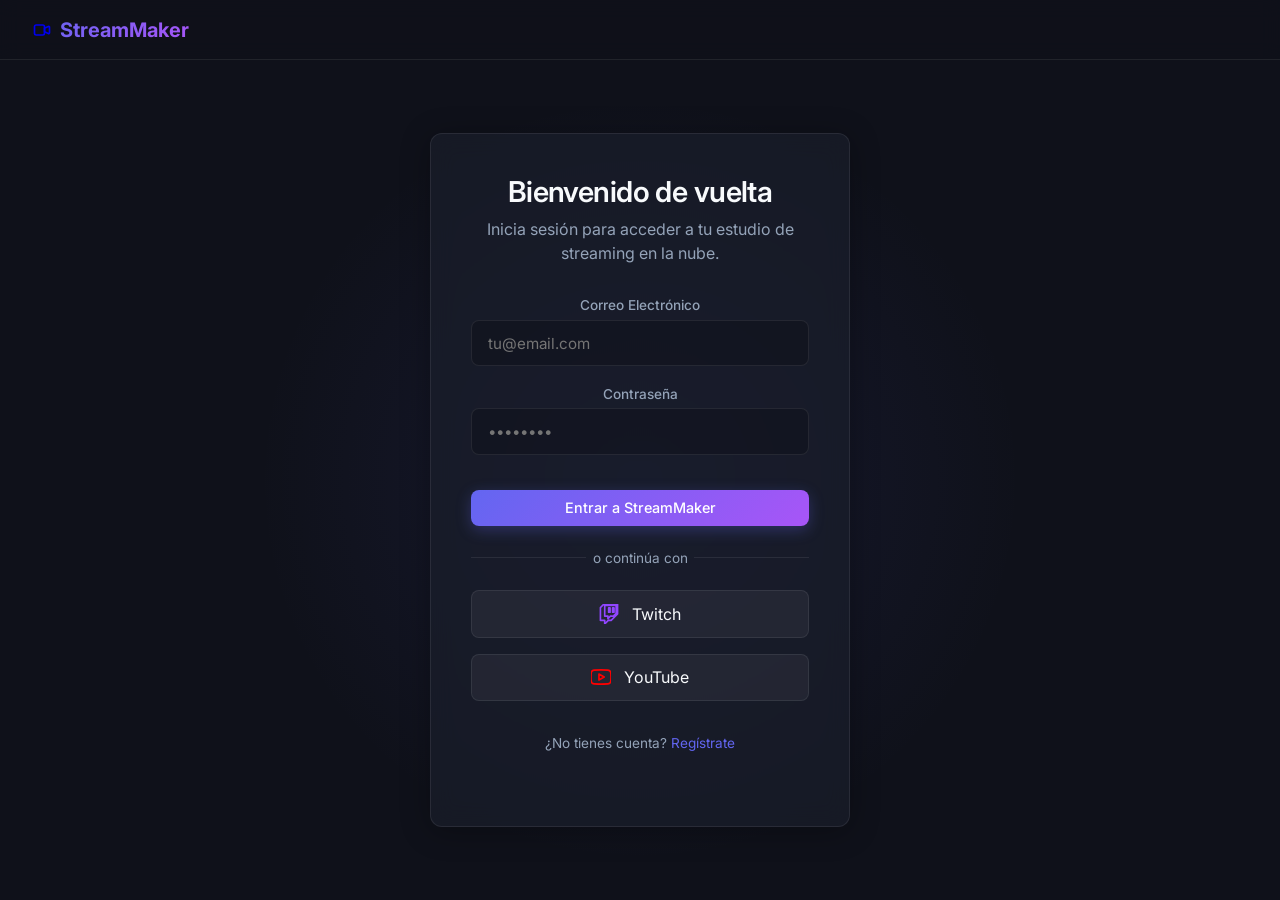
<file: tareados/login.html>
<!DOCTYPE html>
<html lang="es">
<head>
  <meta charset="UTF-8">
  <meta name="viewport" content="width=device-width, initial-scale=1.0">
  <title>StreamMaker - Iniciar Sesión</title>
  <link rel="stylesheet" href="style.css">
</head>
<body>

  <nav class="navbar">
    <a href="#" class="brand">
      <svg viewBox="0 0 24 24"><path d="M15 10l4.553-2.276A1 1 0 0121 8.618v6.764a1 1 0 01-1.447.894L15 14v-4z"></path><rect x="3" y="6" width="12" height="12" rx="2" ry="2"></rect></svg>
      StreamMaker
    </a>
  </nav>

  <div class="auth-container">
    <div class="glass-panel auth-card">
      <h2>Bienvenido de vuelta</h2>
      <p>Inicia sesión para acceder a tu estudio de streaming en la nube.</p>
      
      <form id="loginForm">
        <div class="input-group">
          <label for="email">Correo Electrónico</label>
          <input type="email" id="email" class="input-control" placeholder="tu@email.com" required>
        </div>
        <div class="input-group">
          <label for="password">Contraseña</label>
          <input type="password" id="password" class="input-control" placeholder="••••••••" required>
        </div>
        
        <button type="submit" id="submitBtn" class="btn btn-primary" style="width: 100%; margin-top: 1rem;">
          Entrar a StreamMaker
        </button>
      </form>

      <div class="divider">o continúa con</div>

      <div class="social-login">
        <a href="dashboard.html" class="btn-social">
          <svg style="color:#9146FF" viewBox="0 0 24 24" fill="currentColor" stroke="none"><path d="M11.571 4.714h1.715v5.143H11.57zm4.715 0H18v5.143h-1.714zM6 0L1.714 4.286v15.428h5.143V24l4.286-4.286h3.428L22.286 12V0zm14.571 11.143l-3.428 3.428h-3.429l-3 3v-3H6.857V1.714h13.714Z"/></svg>
          Twitch
        </a>
        <a href="dashboard.html" class="btn-social">
          <svg style="color:#FF0000" viewBox="0 0 24 24" fill="currentColor" stroke="none"><path d="M23.498 6.186a3.016 3.016 0 0 0-2.122-2.136C19.505 3.545 12 3.545 12 3.545s-7.505 0-9.377.505A3.017 3.017 0 0 0 .502 6.186C0 8.07 0 12 0 12s0 3.93.502 5.814a3.016 3.016 0 0 0 2.122 2.136c1.871.505 9.376.505 9.376.505s7.505 0 9.377-.505a3.015 3.015 0 0 0 2.122-2.136C24 15.93 24 12 24 12s0-3.93-.502-5.814zM9.545 15.568V8.432L15.818 12l-6.273 3.568z"/></svg>
          YouTube
        </a>
      </div>
      
      <p style="margin-top: 2rem; font-size: 0.85rem;">
        ¿No tienes cuenta? <a href="#" style="color: var(--brand-color); text-decoration: none;">Regístrate</a>
      </p>
    </div>
  </div>

  <script>
    const loginForm = document.getElementById('loginForm');
    const submitBtn = document.getElementById('submitBtn');

    loginForm.addEventListener('submit', (e) => {
      e.preventDefault(); // Prevent actual form submission
      
      // Visual feedback
      const originalText = submitBtn.textContent;
      submitBtn.innerHTML = `
        <svg viewBox="0 0 24 24" style="animation: spin 1s linear infinite; width:20px;height:20px;">
          <circle cx="12" cy="12" r="10" stroke="rgba(255,255,255,0.3)" stroke-width="4"></circle>
          <path d="M12 2v4M12 18v4M2 12h4M18 12h4M4.93 4.93l2.83 2.83M16.24 16.24l2.83 2.83M4.93 19.07l2.83-2.83M16.24 7.76l2.83-2.83" stroke="currentColor" stroke-width="2" stroke-linecap="round"></path>
        </svg> Entrando...
      `;
      submitBtn.style.opacity = '0.8';
      submitBtn.style.pointerEvents = 'none';

      // Fake network request delay
      setTimeout(() => {
        window.location.href = 'dashboard.html';
      }, 1500);
    });
  </script>
</body>
</html>
</file>
<file: styles.css>
/* --- Variables y Reset --- */
:root {
    --primary-color: #00d2be;
    /* Color estilo Filmora (verde azulado) */
    --primary-dark: #00a896;
    --text-dark: #1f2937;
    --text-light: #6b7280;
    --bg-light: #f9fafb;
    --white: #ffffff;
    --shadow: 0 10px 15px -3px rgba(0, 0, 0, 0.1), 0 4px 6px -2px rgba(0, 0, 0, 0.05);
}

* {
    margin: 0;
    padding: 0;
    box-sizing: border-box;
    /* Fundamental para maquetar */
}

body {
    font-family: 'Poppins', sans-serif;
    /* Fuente moderna */
    background-color: var(--bg-light);
    color: var(--text-dark);
    line-height: 1.6;
}

/* --- Barra de Navegación --- */
nav {
    display: flex;
    /* Flex, no flexbox */
    justify-content: space-between;
    align-items: center;
    padding: 1rem 5%;
    /* 5% a los lados para dar aire */
    background-color: var(--white);
    position: sticky;
    top: 0;
    z-index: 100;
    box-shadow: 0 2px 10px rgba(0, 0, 0, 0.05);
}

.logo {
    font-size: 1.5rem;
    font-weight: 700;
    color: var(--text-dark);
    letter-spacing: -1px;
}

nav .nav-list {
    display: flex;
    list-style: none;
    gap: 30px;
    align-items: center;
}

nav .nav-item a {
    text-decoration: none;
    color: var(--text-dark);
    font-weight: 500;
    font-size: 16px;
    transition: color 0.3s ease;
}

nav .nav-item a:hover {
    color: var(--primary-color);
}

/* Botón especial en el nav */
.btn-nav {
    background-color: var(--text-dark);
    color: var(--white) !important;
    padding: 8px 20px;
    border-radius: 20px;
    transition: background 0.3s ease !important;
}

.btn-nav:hover {
    background-color: var(--primary-color);
}

/* --- Hero Section (Inicio) --- */
.hero-section {
    text-align: center;
    padding: 80px 20px;
    background: linear-gradient(180deg, var(--white) 0%, #e0f7fa 100%);
    /* Degradado sutil */
}

.titulo-principal {
    font-size: 3.5rem;
    font-weight: 800;
    margin-bottom: 10px;
    /* Efecto de texto degradado moderno */
    background: linear-gradient(to right, #2c3e50, var(--primary-color));
    -webkit-background-clip: text;
    -webkit-text-fill-color: transparent;
    background-clip: text;
}

.subtitulo {
    font-size: 2rem;
    font-weight: 600;
    color: var(--text-dark);
    margin-bottom: 20px;
}

.descripcion {
    font-size: 1.2rem;
    color: var(--text-light);
    max-width: 600px;
    margin: 0 auto 40px auto;
}

.btn-primary {
    background-color: var(--primary-color);
    color: var(--white);
    border: none;
    padding: 15px 40px;
    font-size: 1.1rem;
    font-weight: 600;
    border-radius: 50px;
    cursor: pointer;
    box-shadow: 0 4px 15px rgba(0, 210, 190, 0.4);
    transition: transform 0.2s, box-shadow 0.2s;
}

.btn-primary:hover {
    transform: translateY(-2px);
    box-shadow: 0 6px 20px rgba(0, 210, 190, 0.6);
    background-color: var(--primary-dark);
}

/* --- Cards Section --- */
.features-section {
    padding: 80px 5%;
    background-color: var(--white);
}

.cards-container {
    display: grid;
    /* Grid responsivo: se adapta automáticamente */
    grid-template-columns: repeat(auto-fit, minmax(300px, 1fr));
    gap: 30px;
    max-width: 1200px;
    margin: 0 auto;
}

.card {
    background: var(--white);
    padding: 40px 30px;
    border-radius: 20px;
    border: 1px solid #eee;
    box-shadow: var(--shadow);
    transition: transform 0.3s ease, border-color 0.3s ease;
    text-align: left;
    /* Alinear texto a la izquierda se ve más pro en cards */
}

.card:hover {
    transform: translateY(-10px);
    /* Efecto de elevación al pasar el mouse */
    border-color: var(--primary-color);
}

.card h3 {
    font-size: 1.5rem;
    margin-bottom: 15px;
    color: var(--text-dark);
}

.card p {
    color: var(--text-light);
    font-size: 1rem;
}

/* --- Sección Carrusel (Dark Theme) --- */
.carousel-section {
    background-color: #111827;
    /* Fondo oscuro estilo editor de video */
    padding: 80px 0;
    color: white;
}

.section-title {
    text-align: center;
    font-size: 2.5rem;
    margin-bottom: 50px;
    background: linear-gradient(to right, #00d2be, #ffffff);
    background-clip: text;
    -webkit-text-fill-color: transparent;
}

/* Contenedor principal centrado */
.carousel-container {
    max-width: 1000px;
    /* Ancho máximo para que no se estire demasiado */
    margin: 0 auto;
    padding: 0 20px;
    position: relative;
}

/* La ventana que oculta lo que no se ve */
.carousel-window {
    overflow: hidden;
    /* CRUCIAL: Oculta los slides que no están activos */
    border-radius: 20px;
    box-shadow: 0 20px 50px rgba(0, 0, 0, 0.5);
    background-color: #1f2937;
    /* Fondo de la tarjeta */
    position: relative;
}

/* La pista larga que contiene todos los slides */
.carousel-track {
    display: flex;
    transition: transform 0.5s cubic-bezier(0.25, 1, 0.5, 1);
    /* Movimiento suave */
}

/* Cada Slide individual */
.carousel-card {
    min-width: 100%;
    /* Ocupa el 100% de la ventana */
    display: flex;
    /* Flex para poner Imagen Izq / Texto Der */
    align-items: center;
}

/* Mitad Imagen */
.card-image {
    width: 55%;
    height: 400px;
}

.card-image img {
    width: 100%;
    height: 100%;
    object-fit: cover;
    /* Recorta la imagen para llenar el espacio sin deformar */
}

/* Mitad Texto */
.card-text {
    width: 45%;
    padding: 40px;
}

.card-text h3 {
    font-size: 2rem;
    margin-bottom: 15px;
    color: var(--primary-color);
}

.card-text p {
    font-size: 1.1rem;
    color: #d1d5db;
    /* Gris claro para leer sobre fondo oscuro */
    line-height: 1.8;
}

/* --- Botones de Navegación --- */
.carousel-btn {
    position: absolute;
    top: 50%;
    transform: translateY(-50%);
    background-color: rgba(255, 255, 255, 0.1);
    border: 1px solid rgba(255, 255, 255, 0.2);
    color: white;
    font-size: 24px;
    width: 50px;
    height: 50px;
    border-radius: 50%;
    cursor: pointer;
    transition: all 0.3s ease;
    z-index: 10;
}

.carousel-btn:hover {
    background-color: var(--primary-color);
    border-color: var(--primary-color);
    box-shadow: 0 0 15px var(--primary-color);
}

.btn-prev {
    left: 20px;
}

.btn-next {
    right: 20px;
}

/* --- Puntos Indicadores --- */
.carousel-dots {
    position: absolute;
    bottom: 20px;
    left: 50%;
    transform: translateX(-50%);
    display: flex;
    gap: 10px;
}

.dot {
    width: 10px;
    height: 10px;
    background-color: rgba(255, 255, 255, 0.3);
    border-radius: 50%;
    cursor: pointer;
    transition: background 0.3s;
}

.dot.active {
    background-color: var(--primary-color);
    transform: scale(1.2);
}


/* --- Footer Styles --- */

.site-footer {
    background-color: #0b0f19;
    /* Un tono más oscuro que la sección anterior */
    color: #9ca3af;
    /* Gris claro para el texto, no blanco puro (cansa la vista) */
    padding-top: 70px;
    /* Grosor superior */
    font-size: 14px;
}

.footer-container {
    max-width: 1200px;
    margin: 0 auto;
    padding: 0 20px;
    display: grid;
    /* Esto crea columnas automáticas de mínimo 250px de ancho */
    grid-template-columns: repeat(auto-fit, minmax(200px, 1fr));
    gap: 40px;
    padding-bottom: 60px;
    /* Espacio antes de la barra de copyright */
}

/* Títulos de las columnas */
.footer-col h4 {
    color: #fff;
    /* Títulos en blanco para destacar */
    font-size: 18px;
    margin-bottom: 20px;
    font-weight: 600;
    position: relative;
}

/* Logo en el footer */
.footer-logo {
    font-size: 24px;
    color: #fff;
    margin-bottom: 15px;
    font-weight: 700;
}

.footer-text {
    line-height: 1.6;
    margin-bottom: 20px;
}

/* Listas de enlaces */
.footer-links {
    list-style: none;
}

.footer-links li {
    margin-bottom: 12px;
}

.footer-links a {
    color: #9ca3af;
    text-decoration: none;
    transition: color 0.3s ease, padding-left 0.3s ease;
}

/* Efecto hover: cambia de color y se mueve un poco a la derecha */
.footer-links a:hover {
    color: var(--primary-color);
    /* Usa el color turquesa de tu marca */
    padding-left: 5px;
}

/* Información de contacto */
.contact-info p {
    margin-bottom: 10px;
    display: flex;
    align-items: center;
    gap: 10px;
}

/* Redes Sociales */
.social-links {
    display: flex;
    gap: 15px;
    margin-top: 20px;
}

.social-icon {
    display: flex;
    justify-content: center;
    align-items: center;
    width: 40px;
    height: 40px;
    background-color: #1f2937;
    /* Fondo gris oscuro para el botón */
    color: #fff;
    border-radius: 50%;
    /* Círculo perfecto */
    text-decoration: none;
    transition: all 0.3s ease;
}

.social-icon:hover {
    background-color: var(--primary-color);
    /* Se pone turquesa al pasar el mouse */
    transform: translateY(-3px);
    /* Se eleva un poco */
}

/* Barra inferior (Copyright) */
.footer-bottom {
    background-color: #05080f;
    /* Casi negro */
    padding: 20px 0;
    text-align: center;
    border-top: 1px solid #1f2937;
}

.footer-bottom p {
    font-size: 13px;
    color: #6b7280;
}

/* --- Sección de Opiniones --- */
.opinions-section {
    padding: 100px 20px;
    background-color: #f3f4f6;
    /* Gris muy suave para diferenciar del blanco */
}

.section-header {
    text-align: center;
    margin-bottom: 60px;
}

/* Reutilizamos estilos del título anterior pero ajustamos color */
.opinions-section .section-title {
    color: #1f2937;
    margin-bottom: 10px;
}

.section-subtitle {
    color: #6b7280;
    font-size: 1.1rem;
}

/* --- Grid System (La "Tabla") --- */
.opinions-grid {
    display: grid;
    /* Esto crea columnas automáticas. Si hay espacio caben 3, sino 2, sino 1 */
    grid-template-columns: repeat(auto-fit, minmax(300px, 1fr));
    gap: 30px;
    max-width: 1200px;
    margin: 0 auto;
}

/* --- Diseño de la Tarjeta --- */
.opinion-card {
    background: white;
    padding: 30px;
    border-radius: 16px;
    box-shadow: 0 4px 6px -1px rgba(0, 0, 0, 0.05);
    transition: transform 0.3s ease, box-shadow 0.3s ease;
    position: relative;
    overflow: hidden;
    /* Para que nada se salga de los bordes redondos */
    border: 1px solid transparent;
}

/* Efecto Hover: La tarjeta flota */
.opinion-card:hover {
    transform: translateY(-10px);
    box-shadow: 0 20px 25px -5px rgba(0, 0, 0, 0.1);
    border-color: var(--primary-color);
    /* Borde sutil al pasar mouse */
}

/* Decoración: Comillas gigantes de fondo */
.opinion-card::before {
    content: '"';
    position: absolute;
    top: -20px;
    right: 20px;
    font-size: 150px;
    color: #f3f4f6;
    /* Gris muy clarito */
    font-family: serif;
    z-index: 0;
    /* Detrás del texto */
    pointer-events: none;
}

/* --- Header de la Tarjeta (Foto y Nombre) --- */
.card-header {
    display: flex;
    align-items: center;
    gap: 15px;
    margin-bottom: 15px;
    position: relative;
    /* Para estar encima de las comillas */
    z-index: 1;
}

.user-avatar {
    width: 60px;
    height: 60px;
    border-radius: 50%;
    object-fit: cover;
    border: 3px solid #f9fafb;
}

.user-info h4 {
    margin: 0;
    font-size: 1.1rem;
    color: #111827;
}

.user-info span {
    font-size: 0.9rem;
    color: #9ca3af;
    /* Texto secundario */
}

/* --- Estrellas --- */
.stars {
    color: #fbbf24;
    /* Color amarillo/dorado */
    margin-bottom: 15px;
    font-size: 0.9rem;
    position: relative;
    z-index: 1;
}

/* --- Texto de la opinión --- */
.opinion-text {
    color: #4b5563;
    line-height: 1.6;
    font-style: italic;
    position: relative;
    z-index: 1;
}

/* --- Estilos Generales  la Página de funciones  --- */
.page-header {
    background-color: #111827;
    /* Fondo oscuro */
    color: white;
    text-align: center;
    padding: 60px 20px;
}

.page-header h1 {
    font-size: 3rem;
    margin-bottom: 10px;
    background: linear-gradient(to right, #00d2be, #ffffff);
    /* Texto degradado */
    -webkit-background-clip: text;
    -webkit-text-fill-color: transparent;
}

/* --- SECCIÓN 1: CARDS GRANDES --- */
.features-section {
    padding: 80px 5%;
    background-color: var(--bg-light);
}

.features-grid {
    display: grid;
    /* Grid responsivo: mínimo 350px de ancho por tarjeta */
    grid-template-columns: repeat(auto-fit, minmax(350px, 1fr));
    gap: 40px;
    max-width: 1200px;
    margin: 0 auto;
}

.feature-card-large {
    background: var(--white);
    border-radius: 20px;
    overflow: hidden;
    /* Para que la imagen respete los bordes redondos */
    box-shadow: var(--shadow);
    transition: transform 0.3s ease, box-shadow 0.3s ease;
    border: 1px solid #eee;
}

.feature-card-large:hover {
    transform: translateY(-10px);
    box-shadow: 0 20px 30px rgba(0, 0, 0, 0.1);
}

.card-img-wrapper {
    width: 100%;
    height: 250px;
    /* Altura fija para la imagen */
    overflow: hidden;
}

.card-img-wrapper img {
    width: 100%;
    height: 100%;
    object-fit: cover;
    /* La imagen llena el espacio sin deformarse */
    transition: transform 0.5s ease;
}

/* Efecto zoom en la imagen al pasar el mouse */
.feature-card-large:hover .card-img-wrapper img {
    transform: scale(1.1);
}

.card-content {
    padding: 30px;
}

.card-content h2 {
    font-size: 1.5rem;
    margin-bottom: 15px;
    color: var(--text-dark);
}

.card-content p {
    color: var(--text-light);
    font-size: 1rem;
}

/* --- SECCIÓN 2: TIMELINE (Línea de Tiempo) --- */
.timeline-section {
    padding: 100px 20px;
    background-color: white;
    position: relative;
}

.timeline-title {
    text-align: center;
    font-size: 2.5rem;
    margin-bottom: 80px;
    color: var(--text-dark);
}

.timeline-container {
    max-width: 1000px;
    margin: 0 auto;
    position: relative;
}

/* ESTA ES LA LÍNEA VERTICAL CENTRAL */
.timeline-container::before {
    content: '';
    position: absolute;
    left: 50%;
    /* Justo al centro */
    transform: translateX(-50%);
    width: 4px;
    /* Grosor de la línea */
    height: 100%;
    background-color: #e5e7eb;
    /* Color gris suave */
    z-index: 0;
}

/* Fila individual */
.timeline-row {
    display: flex;
    justify-content: space-between;
    /* Elementos a los extremos */
    align-items: center;
    margin-bottom: 100px;
    /* Separación vertical entre items */
    position: relative;
}

/* Contenido (Cajas izquierda y derecha) */
.timeline-content {
    width: 45%;
    /* Ocupa un poco menos de la mitad */
    position: relative;
    z-index: 1;
}

/* Estilos específicos para imágenes en el timeline */
.timeline-content img {
    width: 100%;
    border-radius: 15px;
    box-shadow: var(--shadow);
    border: 5px solid white;
    /* Marco blanco */
}

/* Estilos específicos para texto en el timeline */
.text-box {
    padding: 20px;
}

.text-box h3 {
    font-size: 1.8rem;
    color: var(--primary-color);
    margin-bottom: 15px;
}

.text-box p {
    color: var(--text-light);
    font-size: 1.1rem;
    margin-bottom: 15px;
}

/* El detalle pequeño en cursiva/gris */
.detail-note {
    display: inline-block;
    background-color: #f3f4f6;
    color: var(--text-dark);
    padding: 5px 15px;
    border-radius: 20px;
    font-size: 0.9rem;
    font-weight: 600;
    border-left: 3px solid var(--primary-color);
}

/* EL PUNTO CENTRAL (BOLITA) */
.timeline-dot {
    width: 20px;
    height: 20px;
    background-color: var(--primary-color);
    /* Color turquesa */
    border-radius: 50%;
    border: 4px solid white;
    /* Borde blanco para separar de la línea */
    box-shadow: 0 0 0 4px #e5e7eb;
    /* Segundo borde gris */
    position: absolute;
    left: 50%;
    transform: translateX(-50%);
    /* Centrado perfecto */
    z-index: 2;
}

/* --- RESPONSIVE (Móvil) --- */
@media (max-width: 768px) {

    /* En móvil, la línea desaparece o se mueve a un lado, simplifiquemos: */
    .timeline-container::before {
        left: 20px;
        /* Línea a la izquierda */
    }

    .timeline-row {
        flex-direction: column;
        /* Apilar uno sobre otro */
        margin-bottom: 60px;
    }

    .timeline-content {
        width: 100%;
        /* Ancho completo */
        padding-left: 50px;
        /* Espacio para la línea */
        margin-bottom: 20px;
    }

    .left-content,
    .right-content {
        text-align: left;
        /* Alinear todo a la izquierda */
    }

    /* Ordenar para que siempre salga Imagen primero, luego texto */
    .timeline-row .text-box {
        order: 2;
    }

    .timeline-row img {
        order: 1;
    }

    .timeline-dot {
        left: 20px;
        /* Punto a la izquierda */
    }
}



/* (Opcional) Tarjeta Destacada del centro */
@media (min-width: 1024px) {
    .featured-card {
        transform: scale(1.05);
        /* Un poco más grande por defecto */
        border: 1px solid var(--primary-color);
        box-shadow: 0 10px 15px -3px rgba(0, 0, 0, 0.1);
    }

    .featured-card:hover {
        transform: scale(1.05) translateY(-10px);
    }
}




/* Responsive: Ajustes para móviles muy pequeños */
@media (max-width: 600px) {
    .footer-container {
        grid-template-columns: 1fr;
        /* Una sola columna en celulares */
        text-align: center;
    }

    .social-links {
        justify-content: center;
    }

    .contact-info p {
        justify-content: center;
    }
}


/* --- Responsive (Móvil) --- */
@media (max-width: 768px) {
    .carousel-card {
        flex-direction: column;
        /* En móvil, imagen arriba, texto abajo */
    }

    .card-image,
    .card-text {
        width: 100%;
    }

    .card-image {
        height: 250px;
    }

    .card-text {
        padding: 25px;
        text-align: center;
    }

    .carousel-btn {
        width: 40px;
        height: 40px;
        font-size: 18px;
    }
}





/* --- Responsivo para móviles --- */
@media (max-width: 768px) {
    .titulo-principal {
        font-size: 2.5rem;
    }

    nav .nav-list {
        display: none;
        /* En un caso real, aquí iría un menú hamburguesa */
    }

    nav {
        justify-content: center;
    }
}

/* --- Sección Herramientas (Index) --- */
.tools-section {
    padding: 100px 20px;
    background: linear-gradient(180deg, #f3f4f6 0%, #ffffff 100%);
}

.tools-container {
    max-width: 1200px;
    margin: 0 auto;
    text-align: center;
}

.tools-title {
    font-size: 2.5rem;
    color: var(--text-dark);
    margin-bottom: 10px;
}

.tools-subtitle {
    font-size: 1.1rem;
    color: var(--text-light);
    margin-bottom: 60px;
}

.tools-grid {
    display: grid;
    grid-template-columns: repeat(auto-fit, minmax(300px, 1fr));
    gap: 30px;
}

.tool-card {
    background: var(--white);
    padding: 40px 30px;
    border-radius: 20px;
    border: 1px solid #eee;
    box-shadow: var(--shadow);
    transition: transform 0.3s ease, border-color 0.3s ease, box-shadow 0.3s ease;
    text-align: center;
}

.tool-card:hover {
    transform: translateY(-8px);
    border-color: var(--primary-color);
    box-shadow: 0 20px 30px rgba(0, 210, 190, 0.1);
}

.tool-icon {
    width: 70px;
    height: 70px;
    background: linear-gradient(135deg, var(--primary-color), #00a896);
    border-radius: 20px;
    display: flex;
    align-items: center;
    justify-content: center;
    margin: 0 auto 20px;
    font-size: 1.8rem;
    color: white;
    transition: transform 0.3s ease;
}

.tool-card:hover .tool-icon {
    transform: scale(1.1) rotate(5deg);
}

.tool-card h3 {
    font-size: 1.3rem;
    margin-bottom: 10px;
    color: var(--text-dark);
}

.tool-card p {
    color: var(--text-light);
    font-size: 0.95rem;
    line-height: 1.6;
}

/* --- Página de Precios --- */
.pricing-section {
    padding: 80px 20px;
    background-color: var(--bg-light);
}

.pricing-container {
    max-width: 1200px;
    margin: 0 auto;
    display: grid;
    grid-template-columns: repeat(auto-fit, minmax(300px, 1fr));
    gap: 30px;
    align-items: start;
}

.pricing-card {
    background: var(--white);
    border-radius: 20px;
    padding: 40px 30px;
    border: 1px solid #eee;
    box-shadow: var(--shadow);
    transition: transform 0.3s ease, box-shadow 0.3s ease;
    position: relative;
    overflow: hidden;
    text-align: center;
}

.pricing-card:hover {
    transform: translateY(-8px);
    box-shadow: 0 20px 40px rgba(0, 0, 0, 0.12);
}

.pricing-featured {
    border: 2px solid var(--primary-color);
    transform: scale(1.05);
    box-shadow: 0 15px 35px rgba(0, 210, 190, 0.2);
}

.pricing-featured:hover {
    transform: scale(1.05) translateY(-8px);
}

.pricing-badge {
    position: absolute;
    top: 0;
    right: 0;
    background: linear-gradient(135deg, var(--primary-color), #00a896);
    color: white;
    padding: 8px 25px;
    font-size: 0.85rem;
    font-weight: 600;
    border-radius: 0 0 0 20px;
}

.pricing-header h3 {
    font-size: 1.5rem;
    color: var(--text-dark);
    margin-bottom: 15px;
}

.pricing-price {
    margin-bottom: 10px;
}

.price-amount {
    font-size: 3.5rem;
    font-weight: 800;
    color: var(--text-dark);
    line-height: 1;
}

.price-cents {
    font-size: 1.8rem;
}

.price-period {
    font-size: 1rem;
    color: var(--text-light);
    font-weight: 400;
}

.pricing-desc {
    color: var(--text-light);
    font-size: 0.95rem;
    margin-bottom: 30px;
}

.pricing-features {
    list-style: none;
    text-align: left;
    margin-bottom: 30px;
}

.pricing-features li {
    padding: 10px 0;
    border-bottom: 1px solid #f3f4f6;
    color: var(--text-dark);
    font-size: 0.95rem;
    display: flex;
    align-items: center;
    gap: 10px;
}

.pricing-features li i.fa-check {
    color: var(--primary-color);
    font-size: 0.85rem;
}

.pricing-features li i.fa-times {
    color: #d1d5db;
    font-size: 0.85rem;
}

.feature-disabled {
    color: #d1d5db !important;
}

.btn-pricing {
    display: inline-block;
    width: 100%;
    padding: 14px 0;
    background-color: var(--text-dark);
    color: var(--white);
    text-decoration: none;
    border-radius: 50px;
    font-weight: 600;
    font-size: 1rem;
    transition: all 0.3s ease;
    text-align: center;
}

.btn-pricing:hover {
    background-color: var(--primary-color);
    transform: translateY(-2px);
    box-shadow: 0 4px 15px rgba(0, 210, 190, 0.4);
}

.btn-pricing-featured {
    background: linear-gradient(135deg, var(--primary-color), #00a896);
}

.btn-pricing-featured:hover {
    background: linear-gradient(135deg, #00a896, #008b7a);
    box-shadow: 0 6px 20px rgba(0, 210, 190, 0.5);
}

/* --- Tabla Comparativa --- */
.comparison-section {
    padding: 80px 20px;
    background-color: var(--white);
}

.comparison-container {
    max-width: 900px;
    margin: 0 auto;
}

.comparison-title {
    text-align: center;
    font-size: 2.2rem;
    color: var(--text-dark);
    margin-bottom: 40px;
}

.table-wrapper {
    overflow-x: auto;
    border-radius: 16px;
    box-shadow: var(--shadow);
    border: 1px solid #eee;
}

.comparison-table {
    width: 100%;
    border-collapse: collapse;
    background: var(--white);
}

.comparison-table thead {
    background-color: #111827;
    color: white;
}

.comparison-table th {
    padding: 18px 20px;
    font-weight: 600;
    font-size: 1rem;
    text-align: center;
}

.comparison-table th:first-child {
    text-align: left;
}

.comparison-table td {
    padding: 16px 20px;
    text-align: center;
    border-bottom: 1px solid #f3f4f6;
    color: var(--text-dark);
    font-size: 0.95rem;
}

.comparison-table td:first-child {
    text-align: left;
    font-weight: 500;
}

.comparison-table tbody tr:hover {
    background-color: #f9fafb;
}

.col-featured {
    background-color: rgba(0, 210, 190, 0.05);
    font-weight: 600;
}

thead .col-featured {
    background-color: var(--primary-color);
}

/* --- Página de Descarga --- */
.download-section {
    padding: 80px 20px;
    background-color: var(--bg-light);
}

.download-container {
    max-width: 1200px;
    margin: 0 auto;
    display: grid;
    grid-template-columns: repeat(auto-fit, minmax(280px, 1fr));
    gap: 30px;
    align-items: start;
}

.download-card {
    background: var(--white);
    border-radius: 20px;
    padding: 50px 30px;
    border: 1px solid #eee;
    box-shadow: var(--shadow);
    text-align: center;
    transition: transform 0.3s ease, box-shadow 0.3s ease;
}

.download-card:hover {
    transform: translateY(-8px);
    box-shadow: 0 20px 40px rgba(0, 0, 0, 0.1);
}

.download-card-featured {
    border: 2px solid var(--primary-color);
    transform: scale(1.03);
}

.download-card-featured:hover {
    transform: scale(1.03) translateY(-8px);
}

.download-icon {
    font-size: 4rem;
    color: var(--text-dark);
    margin-bottom: 20px;
    transition: color 0.3s ease;
}

.download-card:hover .download-icon {
    color: var(--primary-color);
}

.download-card h3 {
    font-size: 1.8rem;
    color: var(--text-dark);
    margin-bottom: 15px;
}

.download-version {
    color: var(--primary-color);
    font-weight: 600;
    font-size: 0.95rem;
    margin-bottom: 5px;
}

.download-size,
.download-compat {
    color: var(--text-light);
    font-size: 0.9rem;
    margin-bottom: 5px;
}

.download-compat {
    margin-bottom: 25px;
}

.btn-download {
    display: inline-block;
    width: 100%;
    padding: 14px 0;
    background-color: var(--text-dark);
    color: var(--white);
    text-decoration: none;
    border-radius: 50px;
    font-weight: 600;
    font-size: 1rem;
    transition: all 0.3s ease;
}

.btn-download:hover {
    background-color: var(--primary-color);
    transform: translateY(-2px);
    box-shadow: 0 4px 15px rgba(0, 210, 190, 0.4);
}

.btn-download-featured {
    background: linear-gradient(135deg, var(--primary-color), #00a896);
}

.btn-download-featured:hover {
    background: linear-gradient(135deg, #00a896, #008b7a);
}

.btn-download i {
    margin-right: 8px;
}

/* --- Requisitos del Sistema --- */
.requirements-section {
    padding: 80px 20px;
    background-color: var(--white);
}

.requirements-container {
    max-width: 1000px;
    margin: 0 auto;
}

.requirements-title {
    text-align: center;
    font-size: 2.2rem;
    color: var(--text-dark);
    margin-bottom: 50px;
}

.requirements-grid {
    display: grid;
    grid-template-columns: repeat(auto-fit, minmax(200px, 1fr));
    gap: 25px;
}

.requirement-card {
    background: var(--bg-light);
    padding: 30px 20px;
    border-radius: 16px;
    text-align: center;
    transition: transform 0.3s ease;
}

.requirement-card:hover {
    transform: translateY(-5px);
}

.requirement-icon {
    font-size: 2rem;
    color: var(--primary-color);
    margin-bottom: 15px;
}

.requirement-card h4 {
    font-size: 1.1rem;
    color: var(--text-dark);
    margin-bottom: 8px;
}

.requirement-card p {
    color: var(--text-light);
    font-size: 0.9rem;
}

/* --- FAQ Accordion --- */
.faq-section {
    padding: 80px 20px;
    background-color: #f3f4f6;
}

.faq-container {
    max-width: 800px;
    margin: 0 auto;
}

.faq-title {
    text-align: center;
    font-size: 2.2rem;
    color: var(--text-dark);
    margin-bottom: 40px;
}

.faq-list {
    display: flex;
    flex-direction: column;
    gap: 12px;
}

.faq-item {
    background: var(--white);
    border-radius: 12px;
    border: 1px solid #eee;
    overflow: hidden;
    transition: box-shadow 0.3s ease;
}

.faq-item:hover {
    box-shadow: 0 4px 12px rgba(0, 0, 0, 0.06);
}

.faq-question {
    width: 100%;
    display: flex;
    justify-content: space-between;
    align-items: center;
    padding: 20px 25px;
    background: none;
    border: none;
    cursor: pointer;
    font-family: 'Poppins', sans-serif;
    font-size: 1rem;
    font-weight: 600;
    color: var(--text-dark);
    text-align: left;
    transition: color 0.3s ease;
}

.faq-question:hover {
    color: var(--primary-color);
}

.faq-arrow {
    transition: transform 0.3s ease;
    font-size: 0.85rem;
    color: var(--text-light);
}

.faq-active .faq-arrow {
    transform: rotate(180deg);
    color: var(--primary-color);
}

.faq-answer {
    max-height: 0;
    overflow: hidden;
    transition: max-height 0.4s ease, padding 0.4s ease;
    padding: 0 25px;
}

.faq-active .faq-answer {
    max-height: 300px;
    padding: 0 25px 20px;
}

.faq-answer p {
    color: var(--text-light);
    line-height: 1.7;
    font-size: 0.95rem;
}

/* --- Responsive para nuevas secciones --- */
@media (max-width: 768px) {
    .pricing-featured {
        transform: scale(1);
    }

    .pricing-featured:hover {
        transform: translateY(-8px);
    }

    .download-card-featured {
        transform: scale(1);
    }

    .download-card-featured:hover {
        transform: translateY(-8px);
    }

    .tools-title,
    .pricing-card h3,
    .comparison-title,
    .requirements-title,
    .faq-title {
        font-size: 1.8rem;
    }
}
</file>
<file: tareados/style.css>
@import url('https://fonts.googleapis.com/css2?family=Inter:wght@300;400;500;600;700&display=swap');

:root {
  --bg-dark: #0f111a;
  --panel-bg: rgba(26, 31, 44, 0.7);
  --panel-border: rgba(255, 255, 255, 0.08);
  --brand-color: #6366f1;
  --brand-hover: #4f46e5;
  --brand-gradient: linear-gradient(135deg, #6366f1, #a855f7);
  --danger-color: #ef4444;
  --success-color: #10b981;
  --text-main: #f8fafc;
  --text-muted: #94a3b8;
  --border-radius-sm: 8px;
  --border-radius-md: 12px;
  --border-radius-lg: 20px;
}

* {
  margin: 0;
  padding: 0;
  box-sizing: border-box;
  font-family: 'Inter', sans-serif;
}

body {
  background-color: var(--bg-dark);
  color: var(--text-main);
  min-height: 100vh;
  display: flex;
  flex-direction: column;
  overflow-x: hidden;
}

/* Glassmorphism Classes */
.glass-panel {
  background: var(--panel-bg);
  backdrop-filter: blur(12px);
  -webkit-backdrop-filter: blur(12px);
  border: 1px solid var(--panel-border);
  border-radius: var(--border-radius-md);
  box-shadow: 0 4px 30px rgba(0, 0, 0, 0.3);
}

/* Typography */
h1, h2, h3, h4 {
  font-weight: 600;
  letter-spacing: -0.02em;
}

p {
  color: var(--text-muted);
  line-height: 1.5;
}

/* Buttons */
.btn {
  display: inline-flex;
  align-items: center;
  justify-content: center;
  padding: 0.6rem 1.2rem;
  border-radius: var(--border-radius-sm);
  font-weight: 500;
  font-size: 0.9rem;
  cursor: pointer;
  transition: all 0.2s ease;
  border: none;
  outline: none;
  text-decoration: none;
  gap: 0.5rem;
}

.btn-primary {
  background: var(--brand-gradient);
  color: white;
  box-shadow: 0 4px 15px rgba(99, 102, 241, 0.3);
}

.btn-primary:hover {
  transform: translateY(-2px);
  box-shadow: 0 6px 20px rgba(99, 102, 241, 0.5);
}

.btn-secondary {
  background: rgba(255, 255, 255, 0.05);
  color: var(--text-main);
  border: 1px solid var(--panel-border);
}

.btn-secondary:hover {
  background: rgba(255, 255, 255, 0.1);
}

.btn-danger {
  background: var(--danger-color);
  color: white;
}

.btn-danger:hover {
  background: #dc2626;
}

/* Inputs */
.input-group {
  margin-bottom: 1.2rem;
  display: flex;
  flex-direction: column;
  gap: 0.4rem;
}

.input-group label {
  font-size: 0.85rem;
  color: var(--text-muted);
  font-weight: 500;
}

.input-control {
  background: rgba(0, 0, 0, 0.2);
  border: 1px solid var(--panel-border);
  color: var(--text-main);
  padding: 0.8rem 1rem;
  border-radius: var(--border-radius-sm);
  font-size: 0.95rem;
  transition: all 0.2s;
}

.input-control:focus {
  outline: none;
  border-color: var(--brand-color);
  box-shadow: 0 0 0 3px rgba(99, 102, 241, 0.2);
}

/* Navbar (Global) */
.navbar {
  height: 60px;
  display: flex;
  align-items: center;
  justify-content: space-between;
  padding: 0 2rem;
  border-bottom: 1px solid var(--panel-border);
  background: rgba(15, 17, 26, 0.8);
  backdrop-filter: blur(10px);
  z-index: 100;
}

.brand {
  display: flex;
  align-items: center;
  gap: 0.5rem;
  font-size: 1.25rem;
  font-weight: 700;
  background: var(--brand-gradient);
  -webkit-background-clip: text;
  -webkit-text-fill-color: transparent;
  cursor: pointer;
  text-decoration: none;
}

.nav-actions {
  display: flex;
  align-items: center;
  gap: 1rem;
}

.user-avatar {
  width: 36px;
  height: 36px;
  border-radius: 50%;
  background: var(--brand-color);
  display: flex;
  align-items: center;
  justify-content: center;
  font-weight: 600;
  cursor: pointer;
  border: 2px solid transparent;
  transition: border 0.2s;
}

.user-avatar:hover {
  border-color: rgba(255,255,255,0.5);
}

/*** LOGIN PAGE ***/
.auth-container {
  flex: 1;
  display: flex;
  align-items: center;
  justify-content: center;
  padding: 2rem;
  background: radial-gradient(circle at 50% 50%, rgba(99, 102, 241, 0.1) 0%, transparent 50%);
}

.auth-card {
  width: 100%;
  max-width: 420px;
  padding: 2.5rem;
  text-align: center;
}

.auth-card h2 {
  margin-bottom: 0.5rem;
  font-size: 1.8rem;
}

.auth-card > p {
  margin-bottom: 2rem;
}

.divider {
  display: flex;
  align-items: center;
  text-align: center;
  margin: 1.5rem 0;
  color: var(--text-muted);
  font-size: 0.85rem;
}
.divider::before, .divider::after {
  content: '';
  flex: 1;
  border-bottom: 1px solid var(--panel-border);
}
.divider:not(:empty)::before { margin-right: .5em; }
.divider:not(:empty)::after { margin-left: .5em; }

.social-login {
  display: flex;
  gap: 1rem;
  flex-direction: column;
}

.btn-social {
  background: rgba(255, 255, 255, 0.05);
  border: 1px solid var(--panel-border);
  color: var(--text-main);
  padding: 0.8rem;
  border-radius: var(--border-radius-sm);
  display: flex;
  align-items: center;
  justify-content: center;
  gap: 0.8rem;
  cursor: pointer;
  transition: all 0.2s;
  text-decoration: none;
}

.btn-social:hover {
  background: rgba(255, 255, 255, 0.1);
}

/*** DASHBOARD / LANDING ***/
.dashboard-layout {
  padding: 2rem 4rem;
  flex: 1;
}

.dashboard-header {
  display: flex;
  justify-content: space-between;
  align-items: flex-end;
  margin-bottom: 2rem;
}

.projects-grid {
  display: grid;
  grid-template-columns: repeat(auto-fill, minmax(280px, 1fr));
  gap: 1.5rem;
}

.project-card {
  height: 200px;
  display: flex;
  flex-direction: column;
  cursor: pointer;
  overflow: hidden;
  position: relative;
  transition: transform 0.2s, box-shadow 0.2s;
  text-decoration: none;
}

.project-card:hover {
  transform: translateY(-4px);
  box-shadow: 0 10px 30px rgba(0, 0, 0, 0.4);
  border-color: rgba(99, 102, 241, 0.5);
}

.project-thumb {
  flex: 1;
  background: repeating-linear-gradient(45deg, #1e2235, #1e2235 10px, #161a2b 10px, #161a2b 20px);
  position: relative;
}

.project-thumb::after {
  content: '';
  position: absolute;
  inset: 0;
  background: linear-gradient(to top, rgba(0,0,0,0.8), transparent);
}

.project-info {
  padding: 1rem;
  background: rgba(0,0,0,0.4);
  position: absolute;
  bottom: 0;
  left: 0;
  right: 0;
}

.project-title {
  font-weight: 600;
  font-size: 1rem;
  color: var(--text-main);
}

.project-meta {
  font-size: 0.75rem;
  color: var(--text-muted);
  margin-top: 0.25rem;
}

.new-project {
  border: 1px dashed var(--panel-border);
  background: rgba(255, 255, 255, 0.02);
  display: flex;
  flex-direction: column;
  align-items: center;
  justify-content: center;
  gap: 1rem;
  color: var(--text-muted);
}

.new-project:hover {
  border-color: var(--brand-color);
  background: rgba(99, 102, 241, 0.05);
  color: var(--brand-color);
}

.new-project-icon {
  width: 48px;
  height: 48px;
  border-radius: 50%;
  background: rgba(255, 255, 255, 0.05);
  display: flex;
  align-items: center;
  justify-content: center;
  font-size: 1.5rem;
}

/*** EDITOR (LIENZO) ***/
.editor-layout {
  display: grid;
  grid-template-columns: 260px 1fr 300px;
  grid-template-rows: 1fr;
  flex: 1;
  overflow: hidden;
  height: calc(100vh - 60px); 
}

/* Sidebar Left (Components) */
.sidebar-left {
  border-right: 1px solid var(--panel-border);
  background: var(--panel-bg);
  display: flex;
  flex-direction: column;
}

.sidebar-header {
  padding: 1rem;
  border-bottom: 1px solid var(--panel-border);
  font-weight: 600;
  font-size: 0.9rem;
  color: var(--text-muted);
  text-transform: uppercase;
  letter-spacing: 0.05em;
}

.components-list {
  padding: 1rem;
  display: flex;
  flex-direction: column;
  gap: 0.8rem;
  overflow-y: auto;
}

.component-item {
  display: flex;
  align-items: center;
  gap: 0.8rem;
  padding: 0.8rem;
  background: rgba(255, 255, 255, 0.03);
  border: 1px solid rgba(255, 255, 255, 0.05);
  border-radius: var(--border-radius-sm);
  cursor: grab;
  transition: all 0.2s;
}

.component-item:hover {
  background: rgba(255, 255, 255, 0.08);
  transform: translateX(4px);
  border-color: rgba(255, 255, 255, 0.1);
}

.comp-icon {
  color: var(--brand-color);
  background: rgba(99, 102, 241, 0.1);
  padding: 0.5rem;
  border-radius: 6px;
  display: flex;
}

/* Workspace (Center Canvas) */
.workspace {
  background: radial-gradient(circle, #1a1c29 0%, #0a0c10 100%);
  position: relative;
  display: flex;
  align-items: center;
  justify-content: center;
  flex-direction: column;
  padding: 2rem;
  overflow: hidden;
}

.workspace-toolbar {
  position: absolute;
  top: 1rem;
  left: 50%;
  transform: translateX(-50%);
  display: flex;
  gap: 0.5rem;
  padding: 0.5rem;
  border-radius: var(--border-radius-lg);
  z-index: 10;
}

.tool-btn {
  width: 36px;
  height: 36px;
  border-radius: 50%;
  display: flex;
  align-items: center;
  justify-content: center;
  background: transparent;
  border: none;
  color: var(--text-muted);
  cursor: pointer;
  transition: all 0.2s;
}

.tool-btn:hover {
  background: rgba(255,255,255,0.1);
  color: white;
}

/* The Canvas Area (16:9) */
.canvas-container {
  width: 100%;
  max-width: 960px;
  aspect-ratio: 16 / 9;
  background-color: #000;
  border-radius: 4px;
  box-shadow: 0 15px 50px rgba(0,0,0,0.5);
  position: relative;
  border: 2px solid var(--panel-border);
  overflow: hidden;
  /* Visual mock of a game stream background */
  background-image: url('https://images.unsplash.com/photo-1542751371-adc38448a05e?q=80&w=2070&auto=format&fit=crop');
  background-size: cover;
  background-position: center;
}

/* Simulated Elements on Canvas */
.canvas-element {
  position: absolute;
  border: 2px dashed rgba(255,255,255,0.3);
  cursor: move;
}

.canvas-element:hover {
  border-color: var(--brand-color);
}

.canvas-element.selected {
  border: 2px solid var(--brand-color);
}

.canvas-element.selected::after {
  content: '';
  position: absolute;
  bottom: -4px; right: -4px;
  width: 8px; height: 8px;
  background: white;
  border: 1px solid var(--brand-color);
  border-radius: 50%;
  cursor: se-resize;
}

/* Specific mocks */
.mock-webcam {
  width: 240px;
  height: 135px;
  bottom: 20px;
  right: 20px;
  background: #111;
  border-radius: 8px;
  border: 2px solid #a855f7;
  overflow: hidden;
  display: flex;
  align-items: center;
  justify-content: center;
  background-image: url('https://images.unsplash.com/photo-1534528741775-53994a69daeb?q=80&w=400&auto=format&fit=crop');
  background-size: cover;
}

.mock-alert {
  top: 40px;
  left: 50%;
  transform: translateX(-50%);
  background: rgba(0,0,0,0.6);
  padding: 10px 20px;
  border-radius: 20px;
  color: #fbbf24;
  font-weight: bold;
  font-size: 1.1rem;
  display: flex;
  align-items: center;
  gap: 10px;
  border-style: solid;
  border-color: transparent;
  animation: pulse 2s infinite;
}

@keyframes pulse {
  0% { box-shadow: 0 0 0 0 rgba(251, 191, 36, 0.4); }
  70% { box-shadow: 0 0 0 10px rgba(251, 191, 36, 0); }
  100% { box-shadow: 0 0 0 0 rgba(251, 191, 36, 0); }
}

.mock-chat {
  bottom: 20px;
  left: 20px;
  width: 250px;
  height: 200px;
  background: rgba(0,0,0,0.5);
  border-radius: 8px;
  padding: 10px;
  display: flex;
  flex-direction: column;
  gap: 8px;
  overflow: hidden;
  font-size: 0.8rem;
}
.chat-msg span:first-child { color: var(--brand-color); font-weight: bold; }

/* Status Bar below Canvas */
.workspace-footer {
  position: absolute;
  bottom: 2rem;
  display: flex;
  gap: 2rem;
  background: var(--panel-bg);
  padding: 0.8rem 1.5rem;
  border-radius: 30px;
  backdrop-filter: blur(10px);
  border: 1px solid var(--panel-border);
}

.status-item {
  display: flex;
  align-items: center;
  gap: 0.5rem;
  font-size: 0.85rem;
  color: var(--text-muted);
}

.status-indicator {
  width: 8px; height: 8px;
  border-radius: 50%;
  background: var(--text-muted);
}
.status-indicator.live {
  background: var(--danger-color);
  box-shadow: 0 0 8px var(--danger-color);
}
.status-indicator.good {
  background: var(--success-color);
  box-shadow: 0 0 8px var(--success-color);
}

/* Sidebar Right (Properties / Layers) */
.sidebar-right {
  border-left: 1px solid var(--panel-border);
  background: var(--panel-bg);
  display: flex;
  flex-direction: column;
}

.tabs {
  display: flex;
  border-bottom: 1px solid var(--panel-border);
}

.tab {
  flex: 1;
  text-align: center;
  padding: 1rem;
  font-size: 0.9rem;
  font-weight: 500;
  color: var(--text-muted);
  cursor: pointer;
  border-bottom: 2px solid transparent;
}

.tab.active {
  color: var(--text-main);
  border-bottom-color: var(--brand-color);
}

.properties-panel {
  padding: 1.5rem;
  overflow-y: auto;
}

.prop-group {
  margin-bottom: 1.5rem;
}
.prop-group label {
  display: block;
  font-size: 0.8rem;
  color: var(--text-muted);
  margin-bottom: 0.5rem;
}
.prop-row {
  display: flex;
  gap: 0.5rem;
}
.prop-input {
  width: 100%;
  background: rgba(0,0,0,0.3);
  border: 1px solid var(--panel-border);
  color: white;
  padding: 0.5rem;
  border-radius: 4px;
  font-size: 0.85rem;
}

/* Layers list */
.layers-list {
  display: flex;
  flex-direction: column;
  gap: 0.3rem;
  padding: 1rem;
}

.layer-item {
  display: flex;
  align-items: center;
  justify-content: space-between;
  padding: 0.6rem;
  background: rgba(0,0,0,0.2);
  border-radius: 4px;
  border: 1px solid transparent;
  font-size: 0.85rem;
  cursor: pointer;
}
.layer-item:hover {
  background: rgba(0,0,0,0.4);
}
.layer-item.active {
  border-color: rgba(99, 102, 241, 0.5);
  background: rgba(99, 102, 241, 0.1);
}
.layer-name {
  display: flex;
  align-items: center;
  gap: 0.5rem;
}

/* Stream Modal overlay */
.modal-overlay {
  position: fixed;
  inset: 0;
  background: rgba(0,0,0,0.8);
  backdrop-filter: blur(4px);
  display: flex;
  align-items: center;
  justify-content: center;
  z-index: 1000;
  opacity: 0;
  pointer-events: none;
  transition: opacity 0.3s;
}

.modal-overlay:target {
  opacity: 1;
  pointer-events: auto;
}

.modal-content {
  width: 450px;
  padding: 2rem;
  position: relative;
}

.close-modal {
  position: absolute;
  top: 1rem; right: 1rem;
  color: var(--text-muted);
  text-decoration: none;
  font-size: 1.5rem;
}
.close-modal:hover { color: white; }

.platform-select {
  display: flex;
  gap: 1rem;
  margin: 1.5rem 0;
}
.platform-btn {
  flex: 1;
  display: flex;
  flex-direction: column;
  align-items: center;
  gap: 0.5rem;
  padding: 1rem;
  border: 1px solid var(--panel-border);
  border-radius: var(--border-radius-sm);
  background: rgba(255,255,255,0.02);
  cursor: pointer;
}
.platform-btn:hover, .platform-btn.active {
  border-color: var(--brand-color);
  background: rgba(99, 102, 241, 0.1);
}

/* Icons via SVGs natively */
svg { width: 20px; height: 20px; stroke: currentColor; stroke-width: 2; fill: none; stroke-linecap: round; stroke-linejoin: round; }
</file>
